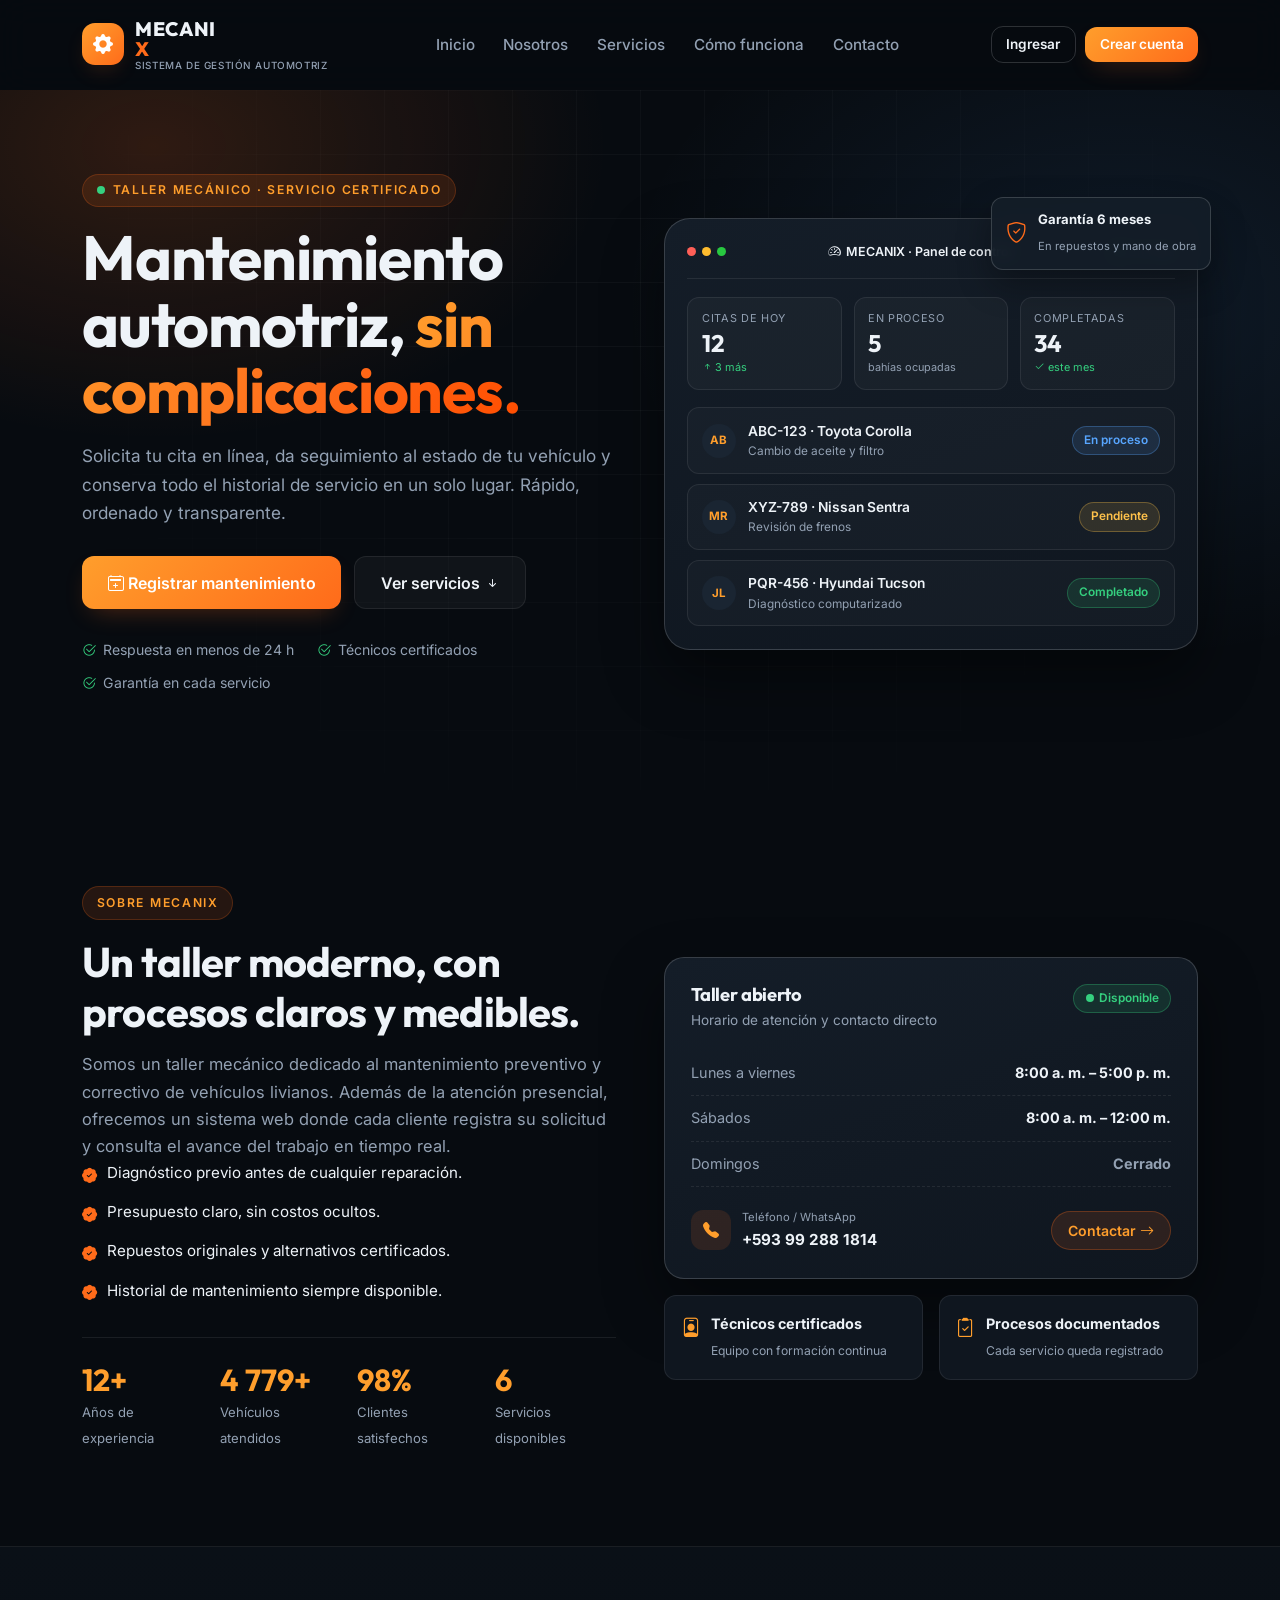
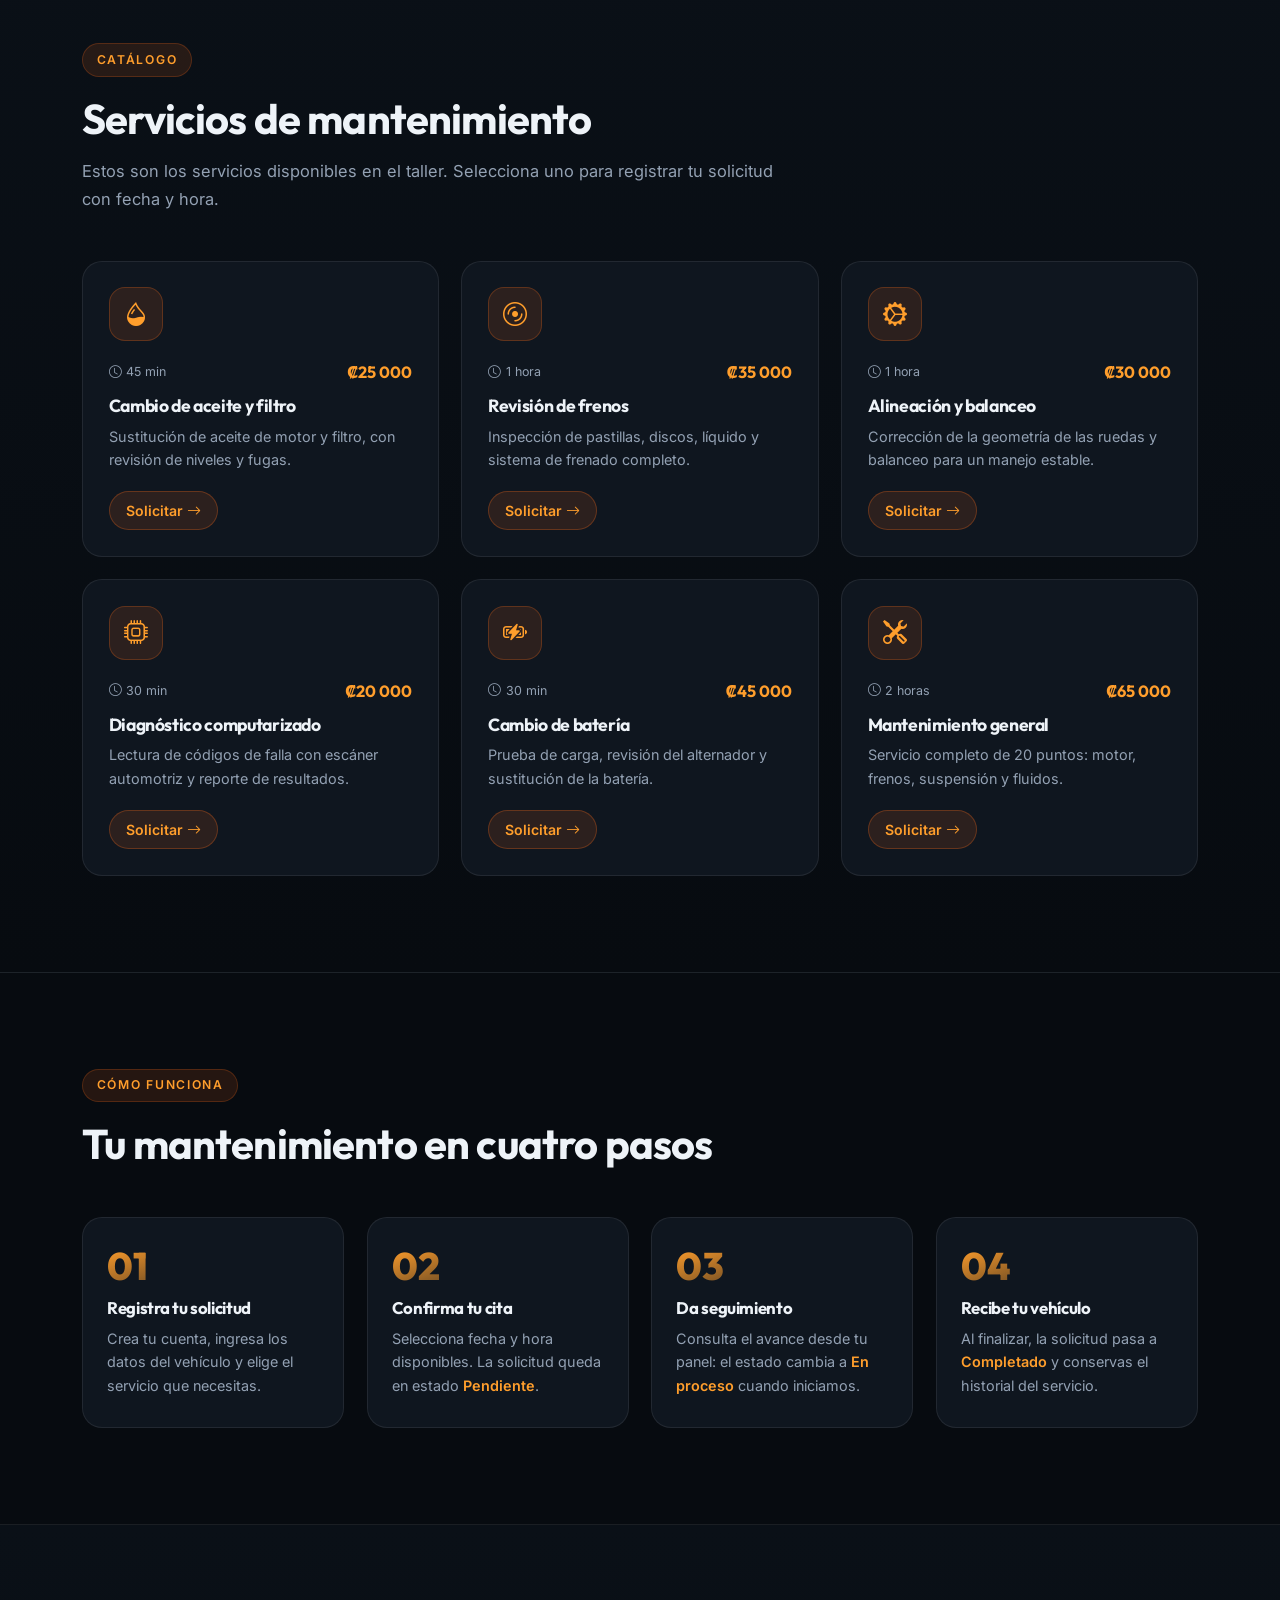
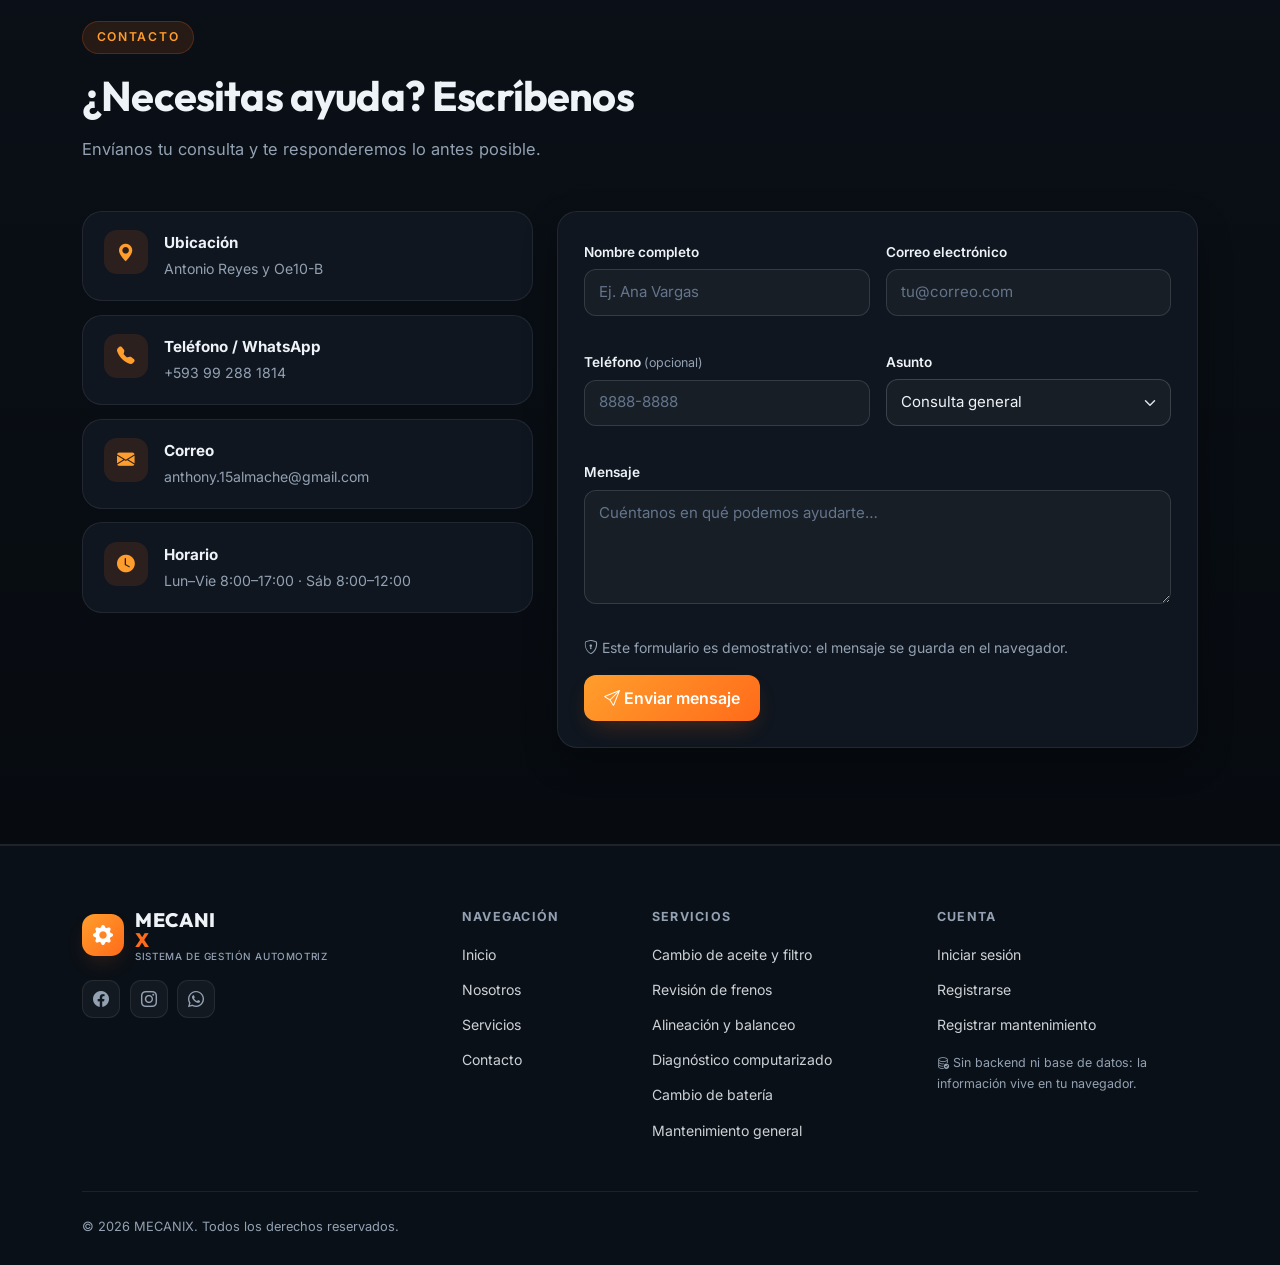
<file: index.html>
<!DOCTYPE html>
<html lang="es" data-bs-theme="dark">
<head>
  <meta charset="UTF-8">
  <meta name="viewport" content="width=device-width, initial-scale=1">
  <script>document.documentElement.classList.add('js');</script>
  <title>MECANIX | Sistema de Gestión Automotriz</title>
  <meta name="description" content="MECANIX - Sistema de gestión automotriz para taller mecánico. Solicita mantenimientos en línea y consulta el estado de tu vehículo.">
  <link rel="icon" type="image/svg+xml" href="img/favicon.svg">

  <link href="https://cdn.jsdelivr.net/npm/bootstrap@5.3.3/dist/css/bootstrap.min.css" rel="stylesheet">
  <link href="https://cdn.jsdelivr.net/npm/bootstrap-icons@1.11.3/font/bootstrap-icons.min.css" rel="stylesheet">
  <link rel="preconnect" href="https://fonts.googleapis.com">
  <link rel="preconnect" href="https://fonts.gstatic.com" crossorigin>
  <link href="https://fonts.googleapis.com/css2?family=Outfit:wght@400;500;600;700;800&family=Inter:wght@400;500;600;700&display=swap" rel="stylesheet">

  <link rel="stylesheet" href="css/styles.css">
</head>
<body>

  <noscript>
    <div class="noscript-alert">
      <i class="bi bi-exclamation-triangle-fill"></i>
    </div>
  </noscript>

  <!-- ============================================================
       ENCABEZADO / NAVEGACIÓN
  ============================================================ -->
  <header class="site-header" id="siteHeader">
    <nav class="navbar navbar-expand-lg">
      <div class="container">
        <a class="navbar-brand" href="#inicio">
          <span class="brand-mark"><i class="bi bi-gear-fill"></i></span>
          <span class="brand-text">MECANI<span>X</span>
            <small>Sistema de Gestión Automotriz</small>
          </span>
        </a>

        <button class="navbar-toggler" type="button" data-bs-toggle="collapse" data-bs-target="#navMain"
                aria-controls="navMain" aria-expanded="false" aria-label="Abrir menú de navegación">
          <i class="bi bi-list"></i>
        </button>

        <div class="collapse navbar-collapse" id="navMain">
          <ul class="navbar-nav mx-auto mb-2 mb-lg-0">
            <li class="nav-item"><a class="nav-link" href="#inicio">Inicio</a></li>
            <li class="nav-item"><a class="nav-link" href="#nosotros">Nosotros</a></li>
            <li class="nav-item"><a class="nav-link" href="#servicios">Servicios</a></li>
            <li class="nav-item"><a class="nav-link" href="#proceso">Cómo funciona</a></li>
            <li class="nav-item"><a class="nav-link" href="#contacto">Contacto</a></li>
          </ul>

          <div class="nav-auth" id="navAuth">
            <a href="login.html" class="btn btn-outline-light btn-sm">Ingresar</a>
            <a href="login.html#registro" class="btn btn-brand btn-sm">Crear cuenta</a>
          </div>
        </div>
      </div>
    </nav>
  </header>

  <main>
    <!-- ============================================================
         INICIO / HERO
    ============================================================ -->
    <section id="inicio" class="hero">
      <div class="container">
        <div class="row align-items-center g-5">
          <div class="col-lg-6">
            <span class="eyebrow"><span class="pulse-dot"></span> Taller mecánico · Servicio certificado</span>
            <h1>Mantenimiento automotriz, <span class="text-gradient">sin complicaciones.</span></h1>
            <p class="hero-lead">
              Solicita tu cita en línea, da seguimiento al estado de tu vehículo y conserva todo el
              historial de servicio en un solo lugar. Rápido, ordenado y transparente.
            </p>

            <div class="hero-actions">
              <button type="button" class="btn btn-brand btn-lg" data-action="nueva-solicitud">
                <i class="bi bi-calendar2-plus"></i> Registrar mantenimiento
              </button>
              <a href="#servicios" class="btn btn-ghost btn-lg">
                Ver servicios <i class="bi bi-arrow-down-short"></i>
              </a>
            </div>

            <ul class="hero-trust">
              <li><i class="bi bi-check2-circle"></i> Respuesta en menos de 24 h</li>
              <li><i class="bi bi-check2-circle"></i> Técnicos certificados</li>
              <li><i class="bi bi-check2-circle"></i> Garantía en cada servicio</li>
            </ul>
          </div>

          <div class="col-lg-6">
            <div class="hero-board reveal">
              <div class="board-top">
                <span class="board-dots"><i></i><i></i><i></i></span>
                <span class="board-title"><i class="bi bi-speedometer2"></i> MECANIX · Panel de control</span>
                <span class="board-live"><span class="pulse-dot"></span> En línea</span>
              </div>
              <div class="board-body">
                <div class="board-stats">
                  <div class="board-stat">
                    <small>Citas de hoy</small>
                    <strong>12</strong>
                    <span class="trend up"><i class="bi bi-arrow-up-short"></i> 3 más</span>
                  </div>
                  <div class="board-stat">
                    <small>En proceso</small>
                    <strong>5</strong>
                    <span class="trend">bahías ocupadas</span>
                  </div>
                  <div class="board-stat">
                    <small>Completadas</small>
                    <strong>34</strong>
                    <span class="trend up"><i class="bi bi-check2"></i> este mes</span>
                  </div>
                </div>

                <div class="board-list">
                  <div class="board-item">
                    <span class="mini-avatar">AB</span>
                    <div class="board-item-info">
                      <strong>ABC-123 · Toyota Corolla</strong>
                      <small>Cambio de aceite y filtro</small>
                    </div>
                    <span class="badge-estado proceso">En proceso</span>
                  </div>
                  <div class="board-item">
                    <span class="mini-avatar">MR</span>
                    <div class="board-item-info">
                      <strong>XYZ-789 · Nissan Sentra</strong>
                      <small>Revisión de frenos</small>
                    </div>
                    <span class="badge-estado pendiente">Pendiente</span>
                  </div>
                  <div class="board-item">
                    <span class="mini-avatar">JL</span>
                    <div class="board-item-info">
                      <strong>PQR-456 · Hyundai Tucson</strong>
                      <small>Diagnóstico computarizado</small>
                    </div>
                    <span class="badge-estado completado">Completado</span>
                  </div>
                </div>
              </div>

              <div class="float-card float-card--top">
                <i class="bi bi-shield-check"></i>
                <div><strong>Garantía 6 meses</strong><small>En repuestos y mano de obra</small></div>
              </div>
            </div>
          </div>
        </div>
      </div>
    </section>

    <!-- ============================================================
         NOSOTROS
    ============================================================ -->
    <section id="nosotros" class="section">
      <div class="container">
        <div class="row g-5 align-items-center">
          <div class="col-lg-6 reveal">
            <span class="eyebrow">Sobre MECANIX</span>
            <h2 class="section-title">Un taller moderno, con procesos claros y medibles.</h2>
            <p class="section-lead">
              Somos un taller mecánico dedicado al mantenimiento preventivo y correctivo de vehículos
              livianos. Además de la atención presencial, ofrecemos un sistema web donde cada cliente
              registra su solicitud y consulta el avance del trabajo en tiempo real.
            </p>

            <ul class="check-list">
              <li><i class="bi bi-patch-check-fill"></i> Diagnóstico previo antes de cualquier reparación.</li>
              <li><i class="bi bi-patch-check-fill"></i> Presupuesto claro, sin costos ocultos.</li>
              <li><i class="bi bi-patch-check-fill"></i> Repuestos originales y alternativos certificados.</li>
              <li><i class="bi bi-patch-check-fill"></i> Historial de mantenimiento siempre disponible.</li>
            </ul>

            <div class="about-stats">
              <div class="about-stat">
                <strong data-count="12" data-suffix="+">12+</strong>
                <span>Años de experiencia</span>
              </div>
              <div class="about-stat">
                <strong data-count="4800" data-suffix="+">4.800+</strong>
                <span>Vehículos atendidos</span>
              </div>
              <div class="about-stat">
                <strong data-count="98" data-suffix="%">98%</strong>
                <span>Clientes satisfechos</span>
              </div>
              <div class="about-stat">
                <strong data-count="6" data-suffix="">6</strong>
                <span>Servicios disponibles</span>
              </div>
            </div>
          </div>

          <div class="col-lg-6 reveal">
            <div class="shop-card">
              <div class="shop-card-head">
                <div>
                  <h3>Taller abierto</h3>
                  <p>Horario de atención y contacto directo</p>
                </div>
                <span class="badge-estado completado"><span class="pulse-dot"></span> Disponible</span>
              </div>
              <ul class="hours-list">
                <li><span>Lunes a viernes</span><strong>8:00 a. m. – 5:00 p. m.</strong></li>
                <li><span>Sábados</span><strong>8:00 a. m. – 12:00 m.</strong></li>
                <li><span>Domingos</span><strong class="muted">Cerrado</strong></li>
              </ul>
              <div class="shop-card-foot">
                <div class="shop-contact">
                  <i class="bi bi-telephone-fill"></i>
                  <div><small>Teléfono / WhatsApp</small><strong>+593 99 288 1814</strong></div>
                </div>
                <a href="#contacto" class="btn btn-service">Contactar <i class="bi bi-arrow-right"></i></a>
              </div>
            </div>

            <div class="mini-cards">
              <div class="mini-card">
                <i class="bi bi-person-badge"></i>
                <div><strong>Técnicos certificados</strong><small>Equipo con formación continua</small></div>
              </div>
              <div class="mini-card">
                <i class="bi bi-clipboard2-check"></i>
                <div><strong>Procesos documentados</strong><small>Cada servicio queda registrado</small></div>
              </div>
            </div>
          </div>
        </div>
      </div>
    </section>

    <!-- ============================================================
         SERVICIOS (catálogo generado por JavaScript)
    ============================================================ -->
    <section id="servicios" class="section section-alt">
      <div class="container">
        <div class="section-head reveal">
          <span class="eyebrow">Catálogo</span>
          <h2 class="section-title">Servicios de mantenimiento</h2>
          <p class="section-lead">
            Estos son los servicios disponibles en el taller. Selecciona uno para registrar tu solicitud
            con fecha y hora.
          </p>
        </div>
        <div class="services-grid" id="gridServicios">
          <article class="service-card reveal" data-servicio="aceite" data-precio="25000" data-duracion="45 min" data-icono="bi-droplet-half" style="--delay:0ms">
            <div class="service-icon"><i class="bi bi-droplet-half"></i></div>
            <div class="service-meta">
              <span class="service-duration"><i class="bi bi-clock"></i> 45 min</span>
              <span class="service-price">₡25&nbsp;000</span>
            </div>
            <h3>Cambio de aceite y filtro</h3>
            <p>Sustitución de aceite de motor y filtro, con revisión de niveles y fugas.</p>
            <button type="button" class="btn btn-service" data-action="solicitar-servicio" data-servicio="aceite">
              Solicitar <i class="bi bi-arrow-right"></i>
            </button>
          </article>

          <article class="service-card reveal" data-servicio="frenos" data-precio="35000" data-duracion="1 hora" data-icono="bi-disc" style="--delay:70ms">
            <div class="service-icon"><i class="bi bi-disc"></i></div>
            <div class="service-meta">
              <span class="service-duration"><i class="bi bi-clock"></i> 1 hora</span>
              <span class="service-price">₡35&nbsp;000</span>
            </div>
            <h3>Revisión de frenos</h3>
            <p>Inspección de pastillas, discos, líquido y sistema de frenado completo.</p>
            <button type="button" class="btn btn-service" data-action="solicitar-servicio" data-servicio="frenos">
              Solicitar <i class="bi bi-arrow-right"></i>
            </button>
          </article>

          <article class="service-card reveal" data-servicio="alineacion" data-precio="30000" data-duracion="1 hora" data-icono="bi-gear-wide-connected" style="--delay:140ms">
            <div class="service-icon"><i class="bi bi-gear-wide-connected"></i></div>
            <div class="service-meta">
              <span class="service-duration"><i class="bi bi-clock"></i> 1 hora</span>
              <span class="service-price">₡30&nbsp;000</span>
            </div>
            <h3>Alineación y balanceo</h3>
            <p>Corrección de la geometría de las ruedas y balanceo para un manejo estable.</p>
            <button type="button" class="btn btn-service" data-action="solicitar-servicio" data-servicio="alineacion">
              Solicitar <i class="bi bi-arrow-right"></i>
            </button>
          </article>

          <article class="service-card reveal" data-servicio="diagnostico" data-precio="20000" data-duracion="30 min" data-icono="bi-cpu" style="--delay:210ms">
            <div class="service-icon"><i class="bi bi-cpu"></i></div>
            <div class="service-meta">
              <span class="service-duration"><i class="bi bi-clock"></i> 30 min</span>
              <span class="service-price">₡20&nbsp;000</span>
            </div>
            <h3>Diagnóstico computarizado</h3>
            <p>Lectura de códigos de falla con escáner automotriz y reporte de resultados.</p>
            <button type="button" class="btn btn-service" data-action="solicitar-servicio" data-servicio="diagnostico">
              Solicitar <i class="bi bi-arrow-right"></i>
            </button>
          </article>

          <article class="service-card reveal" data-servicio="bateria" data-precio="45000" data-duracion="30 min" data-icono="bi-battery-charging" style="--delay:280ms">
            <div class="service-icon"><i class="bi bi-battery-charging"></i></div>
            <div class="service-meta">
              <span class="service-duration"><i class="bi bi-clock"></i> 30 min</span>
              <span class="service-price">₡45&nbsp;000</span>
            </div>
            <h3>Cambio de batería</h3>
            <p>Prueba de carga, revisión del alternador y sustitución de la batería.</p>
            <button type="button" class="btn btn-service" data-action="solicitar-servicio" data-servicio="bateria">
              Solicitar <i class="bi bi-arrow-right"></i>
            </button>
          </article>

          <article class="service-card reveal" data-servicio="general" data-precio="65000" data-duracion="2 horas" data-icono="bi-tools" style="--delay:350ms">
            <div class="service-icon"><i class="bi bi-tools"></i></div>
            <div class="service-meta">
              <span class="service-duration"><i class="bi bi-clock"></i> 2 horas</span>
              <span class="service-price">₡65&nbsp;000</span>
            </div>
            <h3>Mantenimiento general</h3>
            <p>Servicio completo de 20 puntos: motor, frenos, suspensión y fluidos.</p>
            <button type="button" class="btn btn-service" data-action="solicitar-servicio" data-servicio="general">
              Solicitar <i class="bi bi-arrow-right"></i>
            </button>
          </article>
        </div>
      </div>
    </section>

    <!-- ============================================================
         CÓMO FUNCIONA
    ============================================================ -->
    <section id="proceso" class="section">
      <div class="container">
        <div class="section-head reveal">
          <span class="eyebrow">Cómo funciona</span>
          <h2 class="section-title">Tu mantenimiento en cuatro pasos</h2>
        </div>
        <div class="process-grid">
          <article class="process-step reveal">
            <span class="process-num">01</span>
            <h3>Registra tu solicitud</h3>
            <p>Crea tu cuenta, ingresa los datos del vehículo y elige el servicio que necesitas.</p>
          </article>
          <article class="process-step reveal">
            <span class="process-num">02</span>
            <h3>Confirma tu cita</h3>
            <p>Selecciona fecha y hora disponibles. La solicitud queda en estado <em>Pendiente</em>.</p>
          </article>
          <article class="process-step reveal">
            <span class="process-num">03</span>
            <h3>Da seguimiento</h3>
            <p>Consulta el avance desde tu panel: el estado cambia a <em>En proceso</em> cuando iniciamos.</p>
          </article>
          <article class="process-step reveal">
            <span class="process-num">04</span>
            <h3>Recibe tu vehículo</h3>
            <p>Al finalizar, la solicitud pasa a <em>Completado</em> y conservas el historial del servicio.</p>
          </article>
        </div>
      </div>
    </section>

    <!-- ============================================================
         PANEL DE USUARIO (cliente / administrador)
    ============================================================ -->
    <section id="panel" class="panel-section d-none" aria-labelledby="panelTitulo">
      <div class="container">
        <div class="panel-head reveal">
          <div>
            <span class="eyebrow"><i class="bi bi-speedometer2"></i> <span id="panelRol">Panel</span></span>
            <h2 id="panelTitulo">Hola, <span id="panelNombre">usuario</span></h2>
            <p id="panelSubtitulo">Gestiona tus solicitudes de mantenimiento.</p>
          </div>
          <div class="panel-actions">
            <button type="button" class="btn btn-brand" data-action="nueva-solicitud">
              <i class="bi bi-plus-lg"></i> Nueva solicitud
            </button>
            <button type="button" class="btn btn-outline-light" data-action="logout">
              <i class="bi bi-box-arrow-right"></i> Cerrar sesión
            </button>
          </div>
        </div>

        <div id="vistaCliente" class="d-none">
          <div class="stats-grid" id="statsCliente"></div>

          <div class="row g-4 mt-1">
            <div class="col-lg-4">
              <div class="card-panel profile-card reveal">
                <div class="avatar" id="perfilAvatar">--</div>
                <h3 id="perfilNombre">Cliente</h3>
                <span class="role-badge"><i class="bi bi-person-fill"></i> Cliente</span>

                <ul class="profile-list">
                  <li><i class="bi bi-envelope"></i><span id="perfilEmail">—</span></li>
                  <li><i class="bi bi-telephone"></i><span id="perfilTelefono">—</span></li>
                  <li><i class="bi bi-calendar3"></i><span>Miembro desde <span id="perfilDesde">—</span></span></li>
                </ul>

                <div class="next-appointment" id="proximaCita"></div>

                <button type="button" class="btn btn-outline-light w-100 mt-3" data-action="editar-perfil">
                  <i class="bi bi-pencil-square"></i> Editar perfil
                </button>
                <p class="mini-note">
                  <i class="bi bi-info-circle"></i> Los datos se guardan en este navegador mediante
                  <code>localStorage</code>.
                </p>
              </div>
            </div>

            <div class="col-lg-8">
              <div class="card-panel reveal">
                <div class="card-panel-head">
                  <div>
                    <h3>Mis solicitudes</h3>
                    <p>Solo se muestran las solicitudes asociadas a tu cuenta.</p>
                  </div>
                  <div class="chip-group" id="filtrosCliente">
                    <button type="button" class="chip is-active" data-action="filtrar-cliente" data-filtro="Todas">Todas</button>
                    <button type="button" class="chip" data-action="filtrar-cliente" data-filtro="Pendiente">Pendientes</button>
                    <button type="button" class="chip" data-action="filtrar-cliente" data-filtro="En proceso">En proceso</button>
                    <button type="button" class="chip" data-action="filtrar-cliente" data-filtro="Completado">Completadas</button>
                    <button type="button" class="chip" data-action="filtrar-cliente" data-filtro="Cancelado">Canceladas</button>
                  </div>
                </div>
                <div id="tablaCliente"></div>
              </div>
            </div>
          </div>
        </div>

        <div id="vistaAdmin" class="d-none">
          <div class="stats-grid" id="statsAdmin"></div>

          <div class="card-panel mt-4 reveal">
            <div class="card-panel-head">
              <div>
                <h3>Todas las solicitudes <span class="count-badge" id="adminCount">0</span></h3>
                <p>Ordenadas de la más reciente a la más antigua.</p>
              </div>
              <div class="d-flex gap-2 flex-wrap">
                <button type="button" class="btn btn-outline-light btn-sm" data-action="exportar-csv">
                  <i class="bi bi-filetype-csv"></i> Exportar CSV
                </button>
                <button type="button" class="btn btn-brand btn-sm" data-action="nueva-solicitud">
                  <i class="bi bi-plus-lg"></i> Nueva solicitud
                </button>
              </div>
            </div>

            <div class="admin-toolbar">
              <div class="search-box">
                <i class="bi bi-search"></i>
                <input type="search" class="form-control" id="adminBuscar"
                       placeholder="Buscar por código, cliente, placa, marca o modelo…" aria-label="Buscar solicitudes">
              </div>
              <select class="form-select" id="adminEstado" aria-label="Filtrar por estado">
                <option value="">Todos los estados</option>
                <option>Pendiente</option>
                <option>En proceso</option>
                <option>Completado</option>
                <option>Cancelado</option>
              </select>
              <select class="form-select" id="adminServicio" aria-label="Filtrar por servicio">
                <option value="">Todos los servicios</option>
              </select>
              <button type="button" class="btn btn-outline-light" data-action="limpiar-filtros-admin">
                <i class="bi bi-eraser"></i> Limpiar
              </button>
            </div>

            <div id="tablaAdmin"></div>
          </div>
        </div>

        <div id="avisoSinSesion" class="empty-state d-none">
          <i class="bi bi-lock"></i>
          <h3>Necesitas iniciar sesión</h3>
          <p>Inicia sesión para registrar mantenimientos y consultar tus solicitudes.</p>
          <a href="login.html" class="btn btn-brand">Iniciar sesión</a>
        </div>
      </div>
    </section>

    <!-- ============================================================
         CONTACTO
    ============================================================ -->
    <section id="contacto" class="section section-alt">
      <div class="container">
        <div class="section-head reveal">
          <span class="eyebrow">Contacto</span>
          <h2 class="section-title">¿Necesitas ayuda? Escríbenos</h2>
          <p class="section-lead">Envíanos tu consulta y te responderemos lo antes posible.</p>
        </div>

        <div class="row g-4">
          <div class="col-lg-5 reveal">
            <div class="contact-cards">
              <div class="contact-card">
                <i class="bi bi-geo-alt-fill"></i>
                <div><strong>Ubicación</strong><span>Antonio Reyes y Oe10-B</span></div>
              </div>
              <div class="contact-card">
                <i class="bi bi-telephone-fill"></i>
                <div><strong>Teléfono / WhatsApp</strong><span>+593 99 288 1814</span></div>
              </div>
              <div class="contact-card">
                <i class="bi bi-envelope-fill"></i>
                <div><strong>Correo</strong><span>anthony.15almache@gmail.com</span></div>
              </div>
              <div class="contact-card">
                <i class="bi bi-clock-fill"></i>
                <div><strong>Horario</strong><span>Lun–Vie 8:00–17:00 · Sáb 8:00–12:00</span></div>
              </div>
            </div>
          </div>

          <div class="col-lg-7 reveal">
            <div class="card-panel">
              <form id="formContacto" novalidate>
                <div class="row g-3">
                  <div class="col-md-6">
                    <div class="form-field">
                      <label class="form-label" for="contactoNombre">Nombre completo</label>
                      <input type="text" class="form-control" id="contactoNombre" placeholder="Ej. Ana Vargas" required>
                      <div class="invalid-feedback"></div>
                    </div>
                  </div>
                  <div class="col-md-6">
                    <div class="form-field">
                      <label class="form-label" for="contactoEmail">Correo electrónico</label>
                      <input type="email" class="form-control" id="contactoEmail" placeholder="tu@correo.com" required>
                      <div class="invalid-feedback"></div>
                    </div>
                  </div>
                  <div class="col-md-6">
                    <div class="form-field">
                      <label class="form-label" for="contactoTelefono">Teléfono <span class="optional">(opcional)</span></label>
                      <input type="tel" class="form-control" id="contactoTelefono" placeholder="8888-8888">
                      <div class="invalid-feedback"></div>
                    </div>
                  </div>
                  <div class="col-md-6">
                    <div class="form-field">
                      <label class="form-label" for="contactoAsunto">Asunto</label>
                      <select class="form-select" id="contactoAsunto">
                        <option>Consulta general</option>
                        <option>Presupuesto de servicio</option>
                        <option>Estado de mi vehículo</option>
                        <option>Otro</option>
                      </select>
                    </div>
                  </div>
                  <div class="col-12">
                    <div class="form-field">
                      <label class="form-label" for="contactoMensaje">Mensaje</label>
                      <textarea class="form-control" id="contactoMensaje" rows="4"
                                placeholder="Cuéntanos en qué podemos ayudarte…" required></textarea>
                      <div class="invalid-feedback"></div>
                    </div>
                  </div>
                  <div class="col-12 d-flex flex-wrap gap-3 align-items-center justify-content-between">
                    <small class="muted"><i class="bi bi-shield-lock"></i> Este formulario es demostrativo: el mensaje se guarda en el navegador.</small>
                    <button type="submit" class="btn btn-brand">
                      <i class="bi bi-send"></i> Enviar mensaje
                    </button>
                  </div>
                </div>
              </form>
            </div>
          </div>
        </div>
      </div>
    </section>
  </main>

  <!-- ============================================================
       PIE DE PÁGINA
  ============================================================ -->
  <footer class="site-footer">
    <div class="container">
      <div class="row g-4">
        <div class="col-lg-4">
          <a class="navbar-brand" href="#inicio">
            <span class="brand-mark"><i class="bi bi-gear-fill"></i></span>
            <span class="brand-text">MECANI<span>X</span><small>Sistema de Gestión Automotriz</small></span>
          </a>
          <div class="social-row">
            <a href="https://www.facebook.com/share/1L6f9WrbRM/" target="_blank" rel="noopener" aria-label="Facebook"><i class="bi bi-facebook"></i></a>
            <a href="https://www.instagram.com/anthony_almache?exln=M2R3cm13ODQwNXJ5" target="_blank" rel="noopener" aria-label="Instagram"><i class="bi bi-instagram"></i></a>
            <a href="https://wa.me/593992881814" target="_blank" rel="noopener" aria-label="WhatsApp"><i class="bi bi-whatsapp"></i></a>
          </div>
        </div>

        <div class="col-6 col-lg-2">
          <h3>Navegación</h3>
          <ul class="footer-links">
            <li><a href="#inicio">Inicio</a></li>
            <li><a href="#nosotros">Nosotros</a></li>
            <li><a href="#servicios">Servicios</a></li>
            <li><a href="#contacto">Contacto</a></li>
          </ul>
        </div>

        <div class="col-6 col-lg-3">
          <h3>Servicios</h3>
          <ul class="footer-links">
            <li><a href="#servicios" data-action="solicitar-servicio" data-servicio="aceite">Cambio de aceite y filtro</a></li>
            <li><a href="#servicios" data-action="solicitar-servicio" data-servicio="frenos">Revisión de frenos</a></li>
            <li><a href="#servicios" data-action="solicitar-servicio" data-servicio="alineacion">Alineación y balanceo</a></li>
            <li><a href="#servicios" data-action="solicitar-servicio" data-servicio="diagnostico">Diagnóstico computarizado</a></li>
            <li><a href="#servicios" data-action="solicitar-servicio" data-servicio="bateria">Cambio de batería</a></li>
            <li><a href="#servicios" data-action="solicitar-servicio" data-servicio="general">Mantenimiento general</a></li>
          </ul>
        </div>

        <div class="col-lg-3">
          <h3>Cuenta</h3>
          <ul class="footer-links">
            <li><a href="login.html">Iniciar sesión</a></li>
            <li><a href="login.html#registro">Registrarse</a></li>
            <li><a href="#panel" data-action="nueva-solicitud">Registrar mantenimiento</a></li>
          </ul>
          <p class="footer-note"><i class="bi bi-database-check"></i> Sin backend ni base de datos: la información vive en tu navegador.</p>
        </div>
      </div>

      <div class="footer-bottom">
        <span>© <span id="year">2026</span> MECANIX. Todos los derechos reservados.</span>
      </div>
    </div>
  </footer>

  <!-- ============================================================
       MODALES
  ============================================================ -->

  <!-- Modal: crear / editar solicitud -->
  <div class="modal fade" id="modalSolicitud" tabindex="-1" aria-labelledby="modalSolicitudTitulo" aria-hidden="true">
    <div class="modal-dialog modal-lg modal-dialog-centered modal-dialog-scrollable">
      <div class="modal-content">
        <form id="formSolicitud" novalidate>
          <div class="modal-header">
            <div>
              <span class="eyebrow" id="modalSolicitudEyebrow">Registro de mantenimiento</span>
              <h3 class="modal-title" id="modalSolicitudTitulo">Nueva solicitud</h3>
            </div>
            <button type="button" class="btn-close" data-bs-dismiss="modal" aria-label="Cerrar"></button>
          </div>

          <div class="modal-body">
            <input type="hidden" id="solicitudId">

            <div class="form-field d-none" id="grupoCliente">
              <label class="form-label" for="solicitudCliente">Cliente</label>
              <select class="form-select" id="solicitudCliente"></select>
              <div class="invalid-feedback"></div>
              <div class="form-text" id="clienteInfo">Selecciona el cliente al que pertenece la solicitud.</div>
            </div>

            <h4 class="form-section-title"><i class="bi bi-car-front-fill"></i> Datos del vehículo</h4>
            <div class="row g-3">
              <div class="col-md-4">
                <div class="form-field">
                  <label class="form-label" for="solicitudPlaca">Placa</label>
                  <input type="text" class="form-control text-uppercase" id="solicitudPlaca"
                         placeholder="ABC-123" maxlength="8" required>
                  <div class="invalid-feedback"></div>
                </div>
              </div>
              <div class="col-md-4">
                <div class="form-field">
                  <label class="form-label" for="solicitudMarca">Marca</label>
                  <input type="text" class="form-control" id="solicitudMarca" list="listaMarcas"
                         placeholder="Toyota" required>
                  <datalist id="listaMarcas">
                    <option value="Toyota"></option><option value="Nissan"></option>
                    <option value="Hyundai"></option><option value="Honda"></option>
                    <option value="Suzuki"></option><option value="Mitsubishi"></option>
                    <option value="Ford"></option><option value="Chevrolet"></option>
                    <option value="Kia"></option><option value="Mazda"></option>
                    <option value="Volkswagen"></option><option value="Isuzu"></option>
                    <option value="BMW"></option><option value="Mercedes-Benz"></option>
                  </datalist>
                  <div class="invalid-feedback"></div>
                </div>
              </div>
              <div class="col-md-4">
                <div class="form-field">
                  <label class="form-label" for="solicitudModelo">Modelo</label>
                  <input type="text" class="form-control" id="solicitudModelo" placeholder="Corolla" required>
                  <div class="invalid-feedback"></div>
                </div>
              </div>
              <div class="col-md-6">
                <div class="form-field">
                  <label class="form-label" for="solicitudAnio">Año</label>
                  <input type="number" class="form-control" id="solicitudAnio" min="1950" placeholder="2019" required>
                  <div class="invalid-feedback"></div>
                </div>
              </div>
              <div class="col-md-6">
                <div class="form-field">
                  <label class="form-label" for="solicitudKilometraje">Kilometraje</label>
                  <div class="input-suffix">
                    <input type="number" class="form-control" id="solicitudKilometraje" min="0" placeholder="85000" required>
                    <span>km</span>
                  </div>
                  <div class="invalid-feedback"></div>
                </div>
              </div>
            </div>

            <h4 class="form-section-title"><i class="bi bi-wrench-adjustable"></i> Servicio y cita</h4>
            <div class="row g-3">
              <div class="col-md-6">
                <div class="form-field">
                  <label class="form-label" for="solicitudServicio">Servicio</label>
                  <select class="form-select" id="solicitudServicio" required></select>
                  <div class="invalid-feedback"></div>
                </div>
              </div>
              <div class="col-md-6 d-none" id="grupoEstado">
                <div class="form-field">
                  <label class="form-label" for="solicitudEstado">Estado</label>
                  <select class="form-select" id="solicitudEstado"></select>
                  <div class="invalid-feedback"></div>
                </div>
              </div>
              <div class="col-md-6">
                <div class="form-field">
                  <label class="form-label" for="solicitudFecha">Fecha</label>
                  <input type="date" class="form-control" id="solicitudFecha" required>
                  <div class="invalid-feedback"></div>
                </div>
              </div>
              <div class="col-md-6">
                <div class="form-field">
                  <label class="form-label" for="solicitudHora">Hora</label>
                  <input type="time" class="form-control" id="solicitudHora" min="08:00" max="17:00" step="1800" required>
                  <div class="invalid-feedback"></div>
                  <div class="form-text">Horario de atención: 8:00 a. m. a 5:00 p. m.</div>
                </div>
              </div>
              <div class="col-12">
                <div class="form-field">
                  <label class="form-label" for="solicitudNotas">Notas <span class="optional">(opcional)</span></label>
                  <textarea class="form-control" id="solicitudNotas" rows="3" maxlength="300"
                            placeholder="Describe algún detalle, ruido o falla que hayas notado…"></textarea>
                  <div class="invalid-feedback"></div>
                </div>
              </div>
            </div>
          </div>

          <div class="modal-footer">
            <button type="button" class="btn btn-outline-light" data-bs-dismiss="modal">Cancelar</button>
            <button type="submit" class="btn btn-brand">
              <i class="bi bi-check2-circle"></i> Guardar solicitud
            </button>
          </div>
        </form>
      </div>
    </div>
  </div>

  <div class="modal fade" id="modalDetalle" tabindex="-1" aria-labelledby="modalDetalleTitulo" aria-hidden="true">
    <div class="modal-dialog modal-lg modal-dialog-centered modal-dialog-scrollable">
      <div class="modal-content">
        <div class="modal-header">
          <div>
            <span class="eyebrow">Detalle de la solicitud</span>
            <h3 class="modal-title" id="modalDetalleTitulo">Solicitud</h3>
          </div>
          <button type="button" class="btn-close" data-bs-dismiss="modal" aria-label="Cerrar"></button>
        </div>
        <div class="modal-body" id="detalleContenido"></div>
        <div class="modal-footer">
          <button type="button" class="btn btn-outline-light" data-bs-dismiss="modal">Cerrar</button>
          <button type="button" class="btn btn-brand d-none" id="detalleEditar">
            <i class="bi bi-pencil"></i> Editar solicitud
          </button>
        </div>
      </div>
    </div>
  </div>

  <div class="modal fade" id="modalEliminar" tabindex="-1" aria-labelledby="modalEliminarTitulo" aria-hidden="true">
    <div class="modal-dialog modal-dialog-centered modal-sm">
      <div class="modal-content">
        <div class="modal-body text-center confirm-body">
          <div class="confirm-icon"><i class="bi bi-exclamation-triangle-fill"></i></div>
          <h3 id="modalEliminarTitulo">¿Eliminar solicitud?</h3>
          <p>Se eliminará la solicitud <strong id="eliminarCodigo">—</strong> de
            <strong id="eliminarCliente">—</strong>. Esta acción no se puede deshacer.</p>
          <div class="d-flex gap-2 justify-content-center">
            <button type="button" class="btn btn-outline-light" data-bs-dismiss="modal">Cancelar</button>
            <button type="button" class="btn btn-danger" id="btnConfirmarEliminar">
              <i class="bi bi-trash3"></i> Sí, eliminar
            </button>
          </div>
        </div>
      </div>
    </div>
  </div>

  <div class="modal fade" id="modalPerfil" tabindex="-1" aria-labelledby="modalPerfilTitulo" aria-hidden="true">
    <div class="modal-dialog modal-dialog-centered">
      <div class="modal-content">
        <form id="formPerfil" novalidate>
          <div class="modal-header">
            <div>
              <span class="eyebrow">Cuenta</span>
              <h3 class="modal-title" id="modalPerfilTitulo">Editar perfil</h3>
            </div>
            <button type="button" class="btn-close" data-bs-dismiss="modal" aria-label="Cerrar"></button>
          </div>
          <div class="modal-body">
            <div class="row g-3">
              <div class="col-md-6">
                <div class="form-field">
                  <label class="form-label" for="perfilInputNombre">Nombre</label>
                  <input type="text" class="form-control" id="perfilInputNombre" required>
                  <div class="invalid-feedback"></div>
                </div>
              </div>
              <div class="col-md-6">
                <div class="form-field">
                  <label class="form-label" for="perfilInputApellido">Apellido</label>
                  <input type="text" class="form-control" id="perfilInputApellido" required>
                  <div class="invalid-feedback"></div>
                </div>
              </div>
              <div class="col-md-6">
                <div class="form-field">
                  <label class="form-label" for="perfilInputTelefono">Teléfono</label>
                  <input type="tel" class="form-control" id="perfilInputTelefono" required>
                  <div class="invalid-feedback"></div>
                </div>
              </div>
              <div class="col-md-6">
                <div class="form-field">
                  <label class="form-label" for="perfilInputEmail">Correo electrónico</label>
                  <input type="email" class="form-control" id="perfilInputEmail" disabled>
                  <div class="form-text">El correo identifica tu cuenta y no puede modificarse.</div>
                </div>
              </div>
            </div>
          </div>
          <div class="modal-footer">
            <button type="button" class="btn btn-outline-light" data-bs-dismiss="modal">Cancelar</button>
            <button type="submit" class="btn btn-brand"><i class="bi bi-save"></i> Guardar cambios</button>
          </div>
        </form>
      </div>
    </div>
  </div>

  <div class="toast-container position-fixed bottom-0 end-0 p-3" id="toastContainer"></div>

  <script src="https://cdn.jsdelivr.net/npm/bootstrap@5.3.3/dist/js/bootstrap.bundle.min.js"></script>
  <script src="js/script.js"></script>
</body>
</html>
</file>
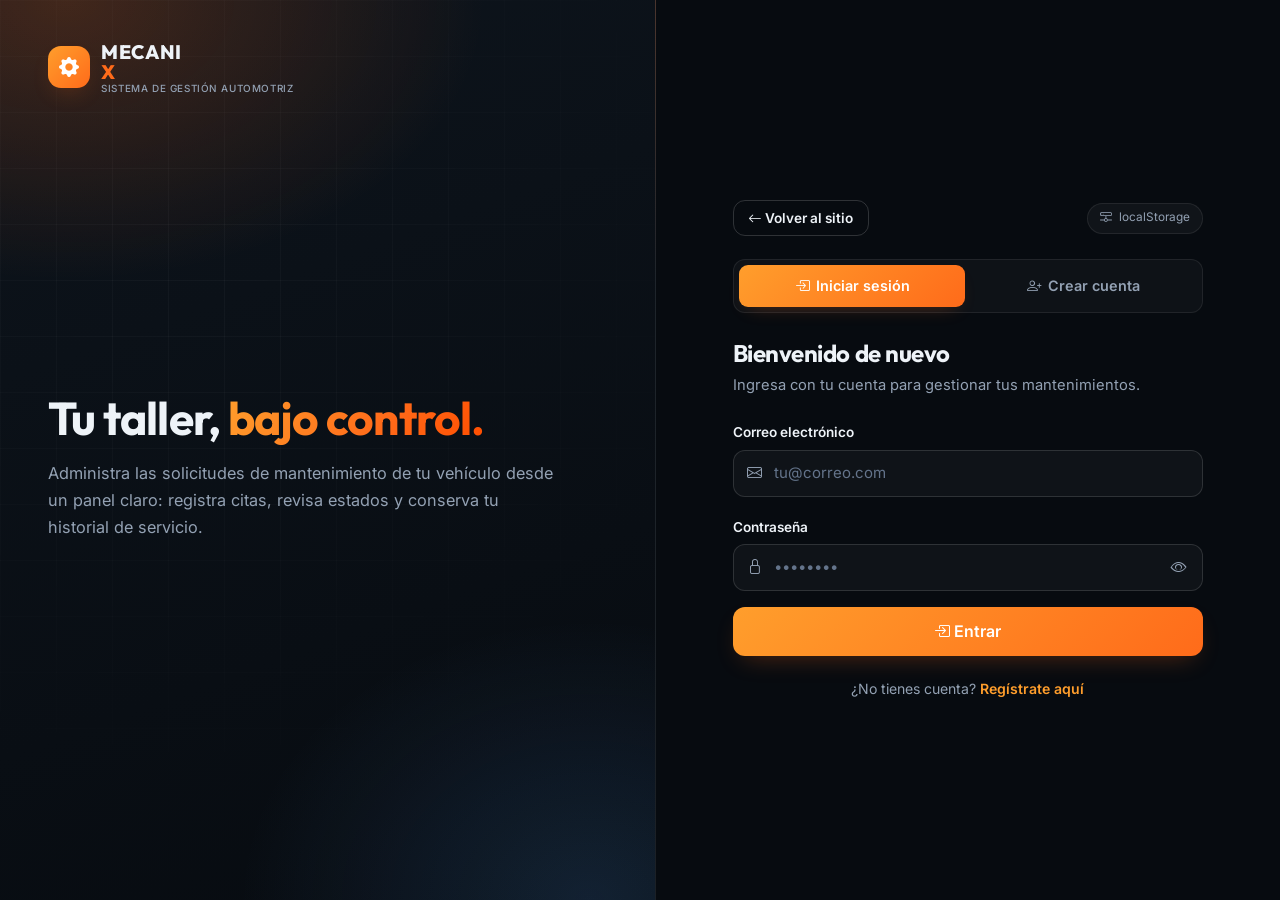
<file: login.html>
<!DOCTYPE html>
<html lang="es" data-bs-theme="dark">
<head>
  <meta charset="UTF-8">
  <meta name="viewport" content="width=device-width, initial-scale=1">
  <script>document.documentElement.classList.add('js');</script>
  <title>Acceso | MECANIX</title>
  <meta name="description" content="Inicia sesión o crea tu cuenta en MECANIX para registrar y consultar tus mantenimientos automotrices.">
  <link rel="icon" type="image/svg+xml" href="img/favicon.svg">

  <link href="https://cdn.jsdelivr.net/npm/bootstrap@5.3.3/dist/css/bootstrap.min.css" rel="stylesheet">
  <link href="https://cdn.jsdelivr.net/npm/bootstrap-icons@1.11.3/font/bootstrap-icons.min.css" rel="stylesheet">
  <link rel="preconnect" href="https://fonts.googleapis.com">
  <link rel="preconnect" href="https://fonts.gstatic.com" crossorigin>
  <link href="https://fonts.googleapis.com/css2?family=Outfit:wght@400;500;600;700;800&family=Inter:wght@400;500;600;700&display=swap" rel="stylesheet">

  <link rel="stylesheet" href="css/styles.css">
</head>
<body class="auth-body">

  <div class="auth-shell">
    <aside class="auth-visual">
      <a class="navbar-brand" href="index.html">
        <span class="brand-mark"><i class="bi bi-gear-fill"></i></span>
        <span class="brand-text">MECANI<span>X</span><small>Sistema de Gestión Automotriz</small></span>
      </a>

      <div class="auth-visual-content">
        <h1>Tu taller, <span class="text-gradient">bajo control.</span></h1>
        <p>
          Administra las solicitudes de mantenimiento de tu vehículo desde un panel claro:
          registra citas, revisa estados y conserva tu historial de servicio.
        </p>
      </div>

    </aside>

    <main class="auth-main">
      <div class="auth-card">
        <div class="auth-card-top">
          <a href="index.html" class="btn btn-outline-light btn-sm">
            <i class="bi bi-arrow-left"></i> Volver al sitio
          </a>
          <span class="badge-demo"><i class="bi bi-hdd-network"></i> localStorage</span>
        </div>

        <div class="session-notice d-none" id="authSessionNotice">
          <i class="bi bi-person-check-fill"></i>
          <div>
            <strong>Ya tienes una sesión activa</strong>
            <span>Entraste como <span id="sesionNombre">—</span>.</span>
          </div>
          <div class="session-notice-actions">
            <a href="index.html#panel" class="btn btn-brand btn-sm">Ir a mi panel</a>
            <button type="button" class="btn btn-outline-light btn-sm" data-action="logout">Cerrar sesión</button>
          </div>
        </div>

        <ul class="nav nav-pills auth-tabs" id="authTabs" role="tablist">
          <li class="nav-item" role="presentation">
            <button class="nav-link active" id="tabLoginBtn" data-bs-toggle="pill" data-bs-target="#paneLogin"
                    type="button" role="tab" aria-controls="paneLogin" aria-selected="true">
              <i class="bi bi-box-arrow-in-right"></i> Iniciar sesión
            </button>
          </li>
          <li class="nav-item" role="presentation">
            <button class="nav-link" id="tabRegistroBtn" data-bs-toggle="pill" data-bs-target="#paneRegistro"
                    type="button" role="tab" aria-controls="paneRegistro" aria-selected="false">
              <i class="bi bi-person-plus"></i> Crear cuenta
            </button>
          </li>
        </ul>

        <div class="tab-content">
          <div class="tab-pane fade show active" id="paneLogin" role="tabpanel" aria-labelledby="tabLoginBtn" tabindex="0">
            <div class="auth-heading">
              <h2>Bienvenido de nuevo</h2>
              <p>Ingresa con tu cuenta para gestionar tus mantenimientos.</p>
            </div>

            <div class="alert alert-danger d-none" id="loginAlert" role="alert"></div>

            <form id="formLogin" novalidate>
              <div class="form-field">
                <label class="form-label" for="loginEmail">Correo electrónico</label>
                <div class="input-icon">
                  <i class="bi bi-envelope"></i>
                  <input type="email" class="form-control" id="loginEmail" autocomplete="email"
                         placeholder="tu@correo.com" required>
                </div>
                <div class="invalid-feedback"></div>
              </div>

              <div class="form-field">
                <label class="form-label" for="loginPassword">Contraseña</label>
                <div class="input-icon input-icon--action">
                  <i class="bi bi-lock"></i>
                  <input type="password" class="form-control" id="loginPassword" autocomplete="current-password"
                         placeholder="••••••••" required>
                  <button type="button" class="reveal-btn" data-toggle-password="#loginPassword"
                          aria-label="Mostrar u ocultar contraseña">
                    <i class="bi bi-eye"></i>
                  </button>
                </div>
                <div class="invalid-feedback"></div>
              </div>

              <button type="submit" class="btn btn-brand w-100 btn-lg">
                <i class="bi bi-box-arrow-in-right"></i> Entrar
              </button>
            </form>

            <p class="auth-switch">
              ¿No tienes cuenta? <button type="button" class="link-btn" data-ir-tab="#paneRegistro">Regístrate aquí</button>
            </p>
          </div>

          <div class="tab-pane fade" id="paneRegistro" role="tabpanel" aria-labelledby="tabRegistroBtn" tabindex="0">
            <div class="auth-heading">
              <h2>Crea tu cuenta</h2>
              <p>Regístrate como cliente para solicitar mantenimientos.</p>
            </div>

            <form id="formRegistro" novalidate>
              <div class="row g-3">
                <div class="col-sm-6">
                  <div class="form-field">
                    <label class="form-label" for="regNombre">Nombre</label>
                    <input type="text" class="form-control" id="regNombre" placeholder="Ana" required>
                    <div class="invalid-feedback"></div>
                  </div>
                </div>
                <div class="col-sm-6">
                  <div class="form-field">
                    <label class="form-label" for="regApellido">Apellido</label>
                    <input type="text" class="form-control" id="regApellido" placeholder="Vargas" required>
                    <div class="invalid-feedback"></div>
                  </div>
                </div>
                <div class="col-12">
                  <div class="form-field">
                    <label class="form-label" for="regEmail">Correo electrónico</label>
                    <input type="email" class="form-control" id="regEmail" placeholder="tu@correo.com" required>
                    <div class="invalid-feedback"></div>
                  </div>
                </div>
                <div class="col-12">
                  <div class="form-field">
                    <label class="form-label" for="regTelefono">Teléfono</label>
                    <input type="tel" class="form-control" id="regTelefono" placeholder="8888-8888" required>
                    <div class="invalid-feedback"></div>
                  </div>
                </div>
                <div class="col-sm-6">
                  <div class="form-field">
                    <label class="form-label" for="regPassword">Contraseña</label>
                    <div class="input-icon input-icon--action">
                      <i class="bi bi-lock"></i>
                      <input type="password" class="form-control" id="regPassword" autocomplete="new-password"
                             placeholder="••••••••" required>
                      <button type="button" class="reveal-btn" data-toggle-password="#regPassword"
                              aria-label="Mostrar u ocultar contraseña">
                        <i class="bi bi-eye"></i>
                      </button>
                    </div>
                    <div class="invalid-feedback"></div>
                  </div>
                </div>
                <div class="col-sm-6">
                  <div class="form-field">
                    <label class="form-label" for="regPassword2">Confirmar contraseña</label>
                    <input type="password" class="form-control" id="regPassword2" autocomplete="new-password"
                           placeholder="••••••••" required>
                    <div class="invalid-feedback"></div>
                  </div>
                </div>
                <div class="col-12">
                  <ul class="pw-requirements" id="pwRequisitos">
                    <li data-req="length"><i class="bi bi-circle"></i> Mínimo 8 caracteres</li>
                    <li data-req="letter"><i class="bi bi-circle"></i> Al menos una letra</li>
                    <li data-req="number"><i class="bi bi-circle"></i> Al menos un número</li>
                  </ul>
                </div>
                <div class="col-12">
                  <div class="form-field">
                    <div class="form-check">
                      <input class="form-check-input" type="checkbox" id="regTerminos">
                      <label class="form-check-label" for="regTerminos">
                        Acepto el uso de mis datos para gestionar las solicitudes de mantenimiento.
                      </label>
                    </div>
                    <div class="invalid-feedback"></div>
                  </div>
                </div>
              </div>

              <button type="submit" class="btn btn-brand w-100 btn-lg mt-3">
                <i class="bi bi-person-plus"></i> Crear mi cuenta
              </button>
            </form>

            <p class="auth-switch">
              ¿Ya tienes cuenta? <button type="button" class="link-btn" data-ir-tab="#paneLogin">Inicia sesión</button>
            </p>
          </div>
        </div>
      </div>
    </main>
  </div>

  <div class="toast-container position-fixed bottom-0 end-0 p-3" id="toastContainer"></div>

  <script src="https://cdn.jsdelivr.net/npm/bootstrap@5.3.3/dist/js/bootstrap.bundle.min.js"></script>
  <script src="js/script.js"></script>
</body>
</html>
</file>
<file: css/styles.css>
/* ------------------------------------------------------------
   1. Variables y base
------------------------------------------------------------ */
:root {
  --brand: #ff6b1a;
  --brand-2: #ff9e2c;
  --brand-soft: rgba(255, 107, 26, 0.12);
  --brand-glow: rgba(255, 107, 26, 0.32);

  --bg: #070b10;
  --bg-soft: #0a1017;
  --surface: #0f161f;
  --surface-2: #141d28;
  --surface-3: #1a2532;
  --line: rgba(255, 255, 255, 0.08);
  --line-strong: rgba(255, 255, 255, 0.16);

  --text: #eef3f8;
  --muted: #93a1b3;

  --amber: #ffc24b;
  --blue: #58a6ff;
  --green: #35d07f;
  --red: #ff5f6d;

  --radius: 20px;
  --radius-sm: 12px;
  --radius-pill: 999px;
  --shadow-lg: 0 26px 60px rgba(0, 0, 0, 0.45);
  --shadow-md: 0 14px 34px rgba(0, 0, 0, 0.32);

  --font-head: 'Outfit', system-ui, sans-serif;
  --font-body: 'Inter', system-ui, -apple-system, 'Segoe UI', sans-serif;
}

[data-bs-theme="dark"] {
  --bs-body-bg: var(--bg);
  --bs-body-color: var(--text);
  --bs-border-color: var(--line);
  --bs-emphasis-color: #fff;
  --bs-secondary-color: var(--muted);
  --bs-link-color: var(--brand-2);
  --bs-link-hover-color: var(--brand);
  --bs-body-font-family: var(--font-body);
}

html {
  scroll-behavior: smooth;
  scroll-padding-top: 96px;
}

body {
  background-color: var(--bg);
  color: var(--text);
  font-family: var(--font-body);
  line-height: 1.65;
  overflow-x: hidden;
  -webkit-font-smoothing: antialiased;
}

h1, h2, h3, h4, h5, h6, .navbar-brand {
  font-family: var(--font-head);
  font-weight: 700;
  letter-spacing: -0.02em;
}

p { color: var(--muted); }
a { text-decoration: none; }
code {
  color: var(--brand-2);
  background: var(--brand-soft);
  padding: 0.1rem 0.35rem;
  border-radius: 6px;
  font-size: 0.85em;
}

::selection { background: var(--brand); color: #fff; }

::-webkit-scrollbar { width: 11px; height: 11px; }
::-webkit-scrollbar-track { background: var(--bg); }
::-webkit-scrollbar-thumb {
  background: var(--surface-3);
  border-radius: 999px;
  border: 3px solid var(--bg);
}
::-webkit-scrollbar-thumb:hover { background: #2a3a4d; }

:focus-visible {
  outline: 2px solid var(--brand);
  outline-offset: 2px;
  border-radius: 6px;
}

.text-gradient {
  background: linear-gradient(120deg, var(--brand-2), var(--brand) 60%, #ff4d00);
  -webkit-background-clip: text;
  background-clip: text;
  color: transparent;
}
.muted { color: var(--muted); }

.noscript-alert {
  display: flex;
  align-items: center;
  gap: 0.6rem;
  justify-content: center;
  text-align: center;
  background: rgba(255, 194, 75, 0.12);
  border-bottom: 1px solid rgba(255, 194, 75, 0.35);
  color: var(--amber);
  font-size: 0.9rem;
  padding: 0.75rem 1rem;
}

/* ------------------------------------------------------------
   2. Utilidades y componentes reutilizables
------------------------------------------------------------ */
.eyebrow {
  display: inline-flex;
  align-items: center;
  gap: 0.5rem;
  font-size: 0.76rem;
  font-weight: 600;
  letter-spacing: 0.14em;
  text-transform: uppercase;
  color: var(--brand-2);
  background: var(--brand-soft);
  border: 1px solid rgba(255, 107, 26, 0.22);
  padding: 0.35rem 0.85rem;
  border-radius: var(--radius-pill);
  margin-bottom: 1.1rem;
}

.pulse-dot {
  width: 8px;
  height: 8px;
  border-radius: 50%;
  background: var(--green);
  box-shadow: 0 0 0 0 rgba(53, 208, 127, 0.6);
  animation: pulse 2s infinite;
  flex: none;
}
@keyframes pulse {
  70% { box-shadow: 0 0 0 8px rgba(53, 208, 127, 0); }
  100% { box-shadow: 0 0 0 0 rgba(53, 208, 127, 0); }
}

.section { padding: 96px 0; position: relative; }
.section-alt {
  background: linear-gradient(180deg, var(--bg-soft), var(--bg));
  border-top: 1px solid var(--line);
  border-bottom: 1px solid var(--line);
}
.section-head { max-width: 720px; margin-bottom: 3rem; }
.section-head.center { margin-left: auto; margin-right: auto; text-align: center; }
.section-title { font-size: clamp(1.9rem, 3.4vw, 2.6rem); margin-bottom: 0.9rem; }
.section-lead { font-size: 1.03rem; margin-bottom: 0; }

.btn {
  border-radius: var(--radius-sm);
  font-weight: 600;
  transition: transform 0.18s ease, box-shadow 0.18s ease, background 0.18s ease, color 0.18s ease;
}
.btn-brand {
  background: linear-gradient(135deg, var(--brand-2), var(--brand));
  border: none;
  color: #fff;
  padding: 0.7rem 1.25rem;
  box-shadow: 0 10px 26px -10px var(--brand-glow);
}
.btn-brand:hover, .btn-brand:focus {
  color: #fff;
  transform: translateY(-2px);
  box-shadow: 0 16px 32px -12px var(--brand-glow);
  filter: brightness(1.05);
}
.btn-outline-light {
  border-color: var(--line-strong);
  color: var(--text);
  padding: 0.7rem 1.15rem;
}
.btn-outline-light:hover {
  background: rgba(255, 255, 255, 0.08);
  border-color: var(--line-strong);
  color: #fff;
}
.btn-ghost {
  background: rgba(255, 255, 255, 0.04);
  border: 1px solid var(--line);
  color: var(--text);
  padding: 0.7rem 1.2rem;
}
.btn-ghost:hover { background: rgba(255, 255, 255, 0.09); color: #fff; }
.btn-service {
  background: var(--brand-soft);
  border: 1px solid rgba(255, 107, 26, 0.28);
  color: var(--brand-2);
  padding: 0.5rem 1rem;
  font-size: 0.88rem;
  border-radius: var(--radius-pill);
}
.btn-service:hover { background: var(--brand); color: #fff; border-color: var(--brand); }
.btn-danger { background: linear-gradient(135deg, #ff6b6b, #e23b4a); border: none; }
.btn-sm { padding: 0.45rem 0.9rem; font-size: 0.85rem; }
.btn-lg { padding: 0.85rem 1.6rem; font-size: 1rem; }

.card-panel {
  background: var(--surface);
  border: 1px solid var(--line);
  border-radius: var(--radius);
  padding: 1.6rem;
  box-shadow: var(--shadow-md);
}
.card-panel-head {
  display: flex;
  flex-wrap: wrap;
  gap: 1rem;
  align-items: flex-start;
  justify-content: space-between;
  margin-bottom: 1.35rem;
}
.card-panel-head h3 { font-size: 1.2rem; margin-bottom: 0.25rem; }
.card-panel-head p { margin-bottom: 0; font-size: 0.9rem; }
.count-badge {
  display: inline-block;
  background: var(--brand-soft);
  color: var(--brand-2);
  border-radius: var(--radius-pill);
  font-size: 0.78rem;
  padding: 0.1rem 0.6rem;
  margin-left: 0.4rem;
  font-family: var(--font-body);
}

/* ------------------------------------------------------------
   3. Encabezado y navegación
------------------------------------------------------------ */
.site-header {
  position: sticky;
  top: 0;
  z-index: 1030;
  background: rgba(7, 11, 16, 0.7);
  backdrop-filter: blur(16px);
  -webkit-backdrop-filter: blur(16px);
  border-bottom: 1px solid transparent;
  transition: background 0.25s ease, border-color 0.25s ease;
}
.site-header.scrolled {
  background: rgba(7, 11, 16, 0.94);
  border-bottom-color: var(--line);
}
.site-header .navbar { padding: 0.85rem 0; }

.navbar-brand { display: flex; align-items: center; gap: 0.7rem; }
.brand-mark {
  width: 42px;
  height: 42px;
  flex: none;
  display: grid;
  place-items: center;
  border-radius: 13px;
  background: linear-gradient(135deg, var(--brand-2), var(--brand));
  color: #fff;
  font-size: 1.25rem;
  box-shadow: 0 10px 24px -10px var(--brand-glow);
}
.brand-text {
  display: flex;
  flex-direction: column;
  line-height: 1.05;
  color: var(--text);
  font-size: 1.22rem;
  font-weight: 800;
  letter-spacing: 0.02em;
}
.brand-text span { color: var(--brand); }
.brand-text small {
  font-family: var(--font-body);
  font-size: 0.62rem;
  font-weight: 500;
  letter-spacing: 0.06em;
  text-transform: uppercase;
  color: var(--muted);
}

.site-header .nav-link {
  color: var(--muted);
  font-weight: 500;
  font-size: 0.95rem;
  padding: 0.5rem 0.9rem !important;
  border-radius: var(--radius-sm);
}
.site-header .nav-link:hover { color: var(--text); background: rgba(255, 255, 255, 0.05); }
.navbar-toggler {
  border-color: var(--line-strong);
  color: var(--text);
  font-size: 1.4rem;
  padding: 0.25rem 0.6rem;
}
.navbar-toggler:focus { box-shadow: none; }

.nav-auth { display: flex; align-items: center; gap: 0.6rem; }
.user-chip {
  display: flex;
  align-items: center;
  gap: 0.6rem;
  background: var(--surface-2);
  border: 1px solid var(--line);
  border-radius: var(--radius-pill);
  padding: 0.3rem 0.8rem 0.3rem 0.35rem;
  color: var(--text);
  cursor: pointer;
}
.user-chip:hover { border-color: var(--line-strong); }
.user-chip .avatar-sm {
  width: 32px;
  height: 32px;
  border-radius: 50%;
  display: grid;
  place-items: center;
  background: linear-gradient(135deg, var(--brand-2), var(--brand));
  color: #fff;
  font-size: 0.76rem;
  font-weight: 700;
}
.user-chip .user-meta { display: flex; flex-direction: column; line-height: 1.1; text-align: left; }
.user-chip .user-meta strong { font-size: 0.84rem; font-weight: 600; }
.user-chip .user-meta small { font-size: 0.68rem; color: var(--muted); text-transform: capitalize; }
.dropdown-menu {
  background: var(--surface-2);
  border: 1px solid var(--line);
  border-radius: var(--radius-sm);
  box-shadow: var(--shadow-lg);
  padding: 0.4rem;
}
.dropdown-item {
  color: var(--text);
  border-radius: 8px;
  font-size: 0.9rem;
  padding: 0.5rem 0.7rem;
  display: flex;
  align-items: center;
  gap: 0.6rem;
}
.dropdown-item:hover, .dropdown-item:focus { background: rgba(255, 255, 255, 0.07); color: #fff; }
.dropdown-divider { border-color: var(--line); }

/* ------------------------------------------------------------
   4. Hero
------------------------------------------------------------ */
.hero {
  position: relative;
  padding: 84px 0 96px;
  overflow: hidden;
}
.hero::before {
  content: "";
  position: absolute;
  inset: 0;
  background:
    radial-gradient(650px 420px at 12% 8%, rgba(255, 107, 26, 0.16), transparent 70%),
    radial-gradient(700px 500px at 88% 30%, rgba(88, 166, 255, 0.1), transparent 72%);
  pointer-events: none;
}
.hero::after {
  content: "";
  position: absolute;
  inset: 0;
  background-image:
    linear-gradient(rgba(255, 255, 255, 0.035) 1px, transparent 1px),
    linear-gradient(90deg, rgba(255, 255, 255, 0.035) 1px, transparent 1px);
  background-size: 64px 64px;
  mask-image: radial-gradient(circle at 50% 30%, #000 10%, transparent 78%);
  -webkit-mask-image: radial-gradient(circle at 50% 30%, #000 10%, transparent 78%);
  pointer-events: none;
}
.hero .container { position: relative; z-index: 1; }
.hero h1 {
  font-size: clamp(2.3rem, 5vw, 3.9rem);
  line-height: 1.06;
  margin-bottom: 1.2rem;
}
.hero-lead { font-size: 1.08rem; max-width: 34rem; margin-bottom: 1.8rem; }
.hero-actions { display: flex; flex-wrap: wrap; gap: 0.8rem; margin-bottom: 1.8rem; }
.hero-trust {
  list-style: none;
  padding: 0;
  margin: 0;
  display: flex;
  flex-wrap: wrap;
  gap: 0.6rem 1.4rem;
}
.hero-trust li {
  display: flex;
  align-items: center;
  gap: 0.45rem;
  font-size: 0.88rem;
  color: var(--muted);
}
.hero-trust i { color: var(--green); }

.hero-board {
  position: relative;
  background: linear-gradient(160deg, var(--surface-2), var(--surface));
  border: 1px solid var(--line-strong);
  border-radius: 26px;
  padding: 1.4rem;
  box-shadow: var(--shadow-lg);
}
.board-top {
  display: flex;
  align-items: center;
  justify-content: space-between;
  gap: 0.75rem;
  padding-bottom: 1rem;
  border-bottom: 1px solid var(--line);
  font-size: 0.78rem;
  color: var(--muted);
}
.board-dots { display: flex; gap: 0.35rem; }
.board-dots i { width: 9px; height: 9px; border-radius: 50%; background: var(--surface-3); }
.board-dots i:first-child { background: #ff5f57; }
.board-dots i:nth-child(2) { background: #febc2e; }
.board-dots i:nth-child(3) { background: #28c840; }
.board-title { display: flex; align-items: center; gap: 0.4rem; color: var(--text); font-weight: 600; }
.board-live { display: flex; align-items: center; gap: 0.4rem; }
.board-body { padding-top: 1.1rem; }
.board-stats { display: grid; grid-template-columns: repeat(3, 1fr); gap: 0.7rem; margin-bottom: 1.1rem; }
.board-stat {
  background: rgba(255, 255, 255, 0.03);
  border: 1px solid var(--line);
  border-radius: var(--radius-sm);
  padding: 0.75rem 0.85rem;
  display: flex;
  flex-direction: column;
  gap: 0.15rem;
}
.board-stat small { font-size: 0.68rem; color: var(--muted); text-transform: uppercase; letter-spacing: 0.06em; }
.board-stat strong { font-family: var(--font-head); font-size: 1.5rem; line-height: 1.1; }
.board-stat .trend { font-size: 0.68rem; color: var(--muted); display: flex; align-items: center; gap: 0.15rem; }
.board-stat .trend.up { color: var(--green); }
.board-list { display: flex; flex-direction: column; gap: 0.6rem; }
.board-item {
  display: flex;
  align-items: center;
  gap: 0.75rem;
  background: rgba(255, 255, 255, 0.025);
  border: 1px solid var(--line);
  border-radius: var(--radius-sm);
  padding: 0.7rem 0.85rem;
}
.board-item-info { display: flex; flex-direction: column; flex: 1; min-width: 0; }
.board-item-info strong { font-size: 0.86rem; font-weight: 600; }
.board-item-info small { font-size: 0.74rem; color: var(--muted); }

.mini-avatar {
  width: 34px;
  height: 34px;
  flex: none;
  border-radius: 50%;
  display: grid;
  place-items: center;
  background: var(--surface-3);
  color: var(--brand-2);
  font-size: 0.72rem;
  font-weight: 700;
}

.float-card {
  position: absolute;
  display: flex;
  align-items: center;
  gap: 0.65rem;
  background: rgba(20, 29, 40, 0.94);
  backdrop-filter: blur(8px);
  border: 1px solid var(--line-strong);
  border-radius: var(--radius-sm);
  padding: 0.7rem 0.9rem;
  box-shadow: var(--shadow-md);
  animation: float 6s ease-in-out infinite;
}
.float-card i { font-size: 1.3rem; color: var(--brand); }
.float-card strong { display: block; font-size: 0.82rem; }
.float-card small { font-size: 0.7rem; color: var(--muted); }
.float-card--top { top: -22px; right: -14px; }
@keyframes float {
  0%, 100% { transform: translateY(0); }
  50% { transform: translateY(-9px); }
}

/* ------------------------------------------------------------
   5. Nosotros
------------------------------------------------------------ */
.check-list { list-style: none; padding: 0; margin: 0 0 2rem; display: grid; gap: 0.7rem; }
.check-list li { display: flex; gap: 0.6rem; color: var(--text); font-size: 0.95rem; }
.check-list i { color: var(--brand); margin-top: 0.18rem; }

.about-stats {
  display: grid;
  grid-template-columns: repeat(auto-fit, minmax(120px, 1fr));
  gap: 1rem;
  border-top: 1px solid var(--line);
  padding-top: 1.6rem;
}
.about-stat strong {
  display: block;
  font-family: var(--font-head);
  font-size: 1.9rem;
  line-height: 1.1;
  color: var(--brand-2);
}
.about-stat span { font-size: 0.82rem; color: var(--muted); }

.shop-card {
  background: linear-gradient(160deg, var(--surface-2), var(--surface));
  border: 1px solid var(--line-strong);
  border-radius: var(--radius);
  padding: 1.6rem;
  box-shadow: var(--shadow-lg);
}
.shop-card-head {
  display: flex;
  align-items: flex-start;
  justify-content: space-between;
  gap: 1rem;
  margin-bottom: 1.2rem;
}
.shop-card-head h3 { font-size: 1.15rem; margin-bottom: 0.2rem; }
.shop-card-head p { font-size: 0.85rem; margin: 0; }
.hours-list { list-style: none; padding: 0; margin: 0 0 1.3rem; }
.hours-list li {
  display: flex;
  justify-content: space-between;
  gap: 1rem;
  padding: 0.65rem 0;
  border-bottom: 1px dashed var(--line);
  font-size: 0.9rem;
}
.hours-list li span { color: var(--muted); }
.shop-card-foot {
  display: flex;
  flex-wrap: wrap;
  gap: 1rem;
  align-items: center;
  justify-content: space-between;
}
.shop-contact { display: flex; align-items: center; gap: 0.7rem; }
.shop-contact i {
  width: 40px;
  height: 40px;
  display: grid;
  place-items: center;
  border-radius: 12px;
  background: var(--brand-soft);
  color: var(--brand-2);
}
.shop-contact small { display: block; font-size: 0.7rem; color: var(--muted); }
.shop-contact strong { font-size: 0.95rem; }

.mini-cards { display: grid; grid-template-columns: 1fr 1fr; gap: 1rem; margin-top: 1rem; }
.mini-card {
  display: flex;
  gap: 0.7rem;
  align-items: flex-start;
  background: var(--surface);
  border: 1px solid var(--line);
  border-radius: var(--radius-sm);
  padding: 1rem;
}
.mini-card i { color: var(--brand-2); font-size: 1.2rem; }
.mini-card strong { display: block; font-size: 0.9rem; }
.mini-card small { font-size: 0.76rem; color: var(--muted); }

/* ------------------------------------------------------------
   6. Servicios
------------------------------------------------------------ */
.services-grid {
  display: grid;
  grid-template-columns: repeat(auto-fit, minmax(280px, 1fr));
  gap: 1.4rem;
}
.service-card {
  position: relative;
  background: var(--surface);
  border: 1px solid var(--line);
  border-radius: var(--radius);
  padding: 1.6rem;
  overflow: hidden;
  transition: transform 0.25s ease, border-color 0.25s ease, box-shadow 0.25s ease;
}
.service-card::after {
  content: "";
  position: absolute;
  inset: 0 0 auto 0;
  height: 3px;
  background: linear-gradient(90deg, var(--brand-2), var(--brand));
  opacity: 0;
  transition: opacity 0.25s ease;
}
.service-card:hover {
  transform: translateY(-6px);
  border-color: rgba(255, 107, 26, 0.35);
  box-shadow: var(--shadow-lg);
}
.service-card:hover::after { opacity: 1; }
.service-icon {
  width: 54px;
  height: 54px;
  display: grid;
  place-items: center;
  border-radius: 16px;
  background: var(--brand-soft);
  border: 1px solid rgba(255, 107, 26, 0.25);
  color: var(--brand-2);
  font-size: 1.5rem;
  margin-bottom: 1.1rem;
}
.service-meta {
  display: flex;
  align-items: center;
  justify-content: space-between;
  gap: 0.75rem;
  margin-bottom: 0.6rem;
}
.service-duration { font-size: 0.78rem; color: var(--muted); display: flex; align-items: center; gap: 0.35rem; }
.service-price {
  font-family: var(--font-head);
  font-weight: 700;
  color: var(--brand-2);
  font-size: 1.02rem;
}
.service-card h3 { font-size: 1.1rem; margin-bottom: 0.5rem; }
.service-card p { font-size: 0.9rem; margin-bottom: 1.2rem; }

/* ------------------------------------------------------------
   7. Proceso
------------------------------------------------------------ */
.process-grid {
  display: grid;
  grid-template-columns: repeat(auto-fit, minmax(230px, 1fr));
  gap: 1.4rem;
  counter-reset: step;
}
.process-step {
  position: relative;
  background: var(--surface);
  border: 1px solid var(--line);
  border-radius: var(--radius);
  padding: 1.8rem 1.5rem;
}
.process-num {
  font-family: var(--font-head);
  font-size: 2.4rem;
  font-weight: 800;
  line-height: 1;
  display: block;
  margin-bottom: 0.8rem;
  background: linear-gradient(160deg, var(--brand-2), transparent 85%);
  -webkit-background-clip: text;
  background-clip: text;
  color: transparent;
}
.process-step h3 { font-size: 1.05rem; margin-bottom: 0.5rem; }
.process-step p { font-size: 0.9rem; margin: 0; }
.process-step em { color: var(--brand-2); font-style: normal; font-weight: 600; }

/* ------------------------------------------------------------
   8. Panel de usuario
------------------------------------------------------------ */
.panel-section {
  padding: 90px 0 96px;
  background:
    radial-gradient(700px 400px at 80% 0%, rgba(255, 107, 26, 0.1), transparent 70%),
    linear-gradient(180deg, var(--bg-soft), var(--bg));
  border-top: 1px solid var(--line);
}
.panel-head {
  display: flex;
  flex-wrap: wrap;
  gap: 1.5rem;
  align-items: flex-end;
  justify-content: space-between;
  margin-bottom: 2rem;
}
.panel-head h2 { font-size: clamp(1.8rem, 3.4vw, 2.5rem); margin-bottom: 0.4rem; }
.panel-head p { margin: 0; }
.panel-actions { display: flex; flex-wrap: wrap; gap: 0.6rem; }

.stats-grid {
  display: grid;
  grid-template-columns: repeat(auto-fit, minmax(215px, 1fr));
  gap: 1rem;
}
.stat-card {
  display: flex;
  align-items: center;
  gap: 1rem;
  background: var(--surface);
  border: 1px solid var(--line);
  border-radius: var(--radius);
  padding: 1.15rem 1.3rem;
}
.stat-icon {
  width: 48px;
  height: 48px;
  flex: none;
  display: grid;
  place-items: center;
  border-radius: 14px;
  font-size: 1.3rem;
}
.stat-card small { display: block; font-size: 0.76rem; color: var(--muted); text-transform: uppercase; letter-spacing: 0.06em; }
.stat-card strong { font-family: var(--font-head); font-size: 1.7rem; line-height: 1.15; display: block; }
.stat-card .stat-note { font-size: 0.72rem; color: var(--muted); }
.stat-card.brand .stat-icon { background: var(--brand-soft); color: var(--brand-2); }
.stat-card.amber .stat-icon { background: rgba(255, 194, 75, 0.12); color: var(--amber); }
.stat-card.blue .stat-icon { background: rgba(88, 166, 255, 0.12); color: var(--blue); }
.stat-card.green .stat-icon { background: rgba(53, 208, 127, 0.12); color: var(--green); }

.profile-card { text-align: center; }
.profile-card .avatar {
  width: 84px;
  height: 84px;
  margin: 0 auto 1rem;
  border-radius: 50%;
  display: grid;
  place-items: center;
  font-family: var(--font-head);
  font-size: 1.6rem;
  font-weight: 700;
  color: #fff;
  background: linear-gradient(135deg, var(--brand-2), var(--brand));
  box-shadow: 0 14px 30px -14px var(--brand-glow);
}
.profile-card h3 { font-size: 1.25rem; margin-bottom: 0.4rem; }
.role-badge {
  display: inline-flex;
  align-items: center;
  gap: 0.35rem;
  font-size: 0.74rem;
  font-weight: 600;
  letter-spacing: 0.06em;
  text-transform: uppercase;
  color: var(--brand-2);
  background: var(--brand-soft);
  border: 1px solid rgba(255, 107, 26, 0.24);
  padding: 0.25rem 0.7rem;
  border-radius: var(--radius-pill);
}
.profile-list { list-style: none; padding: 0; margin: 1.4rem 0 0; text-align: left; display: grid; gap: 0.75rem; }
.profile-list li { display: flex; align-items: center; gap: 0.65rem; font-size: 0.88rem; color: var(--text); }
.profile-list i {
  width: 32px;
  height: 32px;
  flex: none;
  display: grid;
  place-items: center;
  border-radius: 10px;
  background: rgba(255, 255, 255, 0.04);
  color: var(--brand-2);
  font-size: 0.9rem;
}
.next-appointment {
  margin-top: 1.3rem;
  text-align: left;
  background: rgba(255, 255, 255, 0.03);
  border: 1px dashed var(--line-strong);
  border-radius: var(--radius-sm);
  padding: 0.9rem 1rem;
  font-size: 0.86rem;
}
.next-appointment .na-label {
  display: flex;
  align-items: center;
  gap: 0.4rem;
  font-size: 0.72rem;
  text-transform: uppercase;
  letter-spacing: 0.08em;
  color: var(--muted);
  margin-bottom: 0.35rem;
}
.next-appointment strong { display: block; font-size: 0.95rem; }
.next-appointment small { color: var(--muted); }
.mini-note { font-size: 0.76rem; color: var(--muted); margin: 1rem 0 0; text-align: left; }

.chip-group { display: flex; flex-wrap: wrap; gap: 0.45rem; }
.chip {
  background: rgba(255, 255, 255, 0.04);
  border: 1px solid var(--line);
  color: var(--muted);
  border-radius: var(--radius-pill);
  font-size: 0.8rem;
  font-weight: 500;
  padding: 0.35rem 0.85rem;
  transition: all 0.18s ease;
}
.chip:hover { color: var(--text); border-color: var(--line-strong); }
.chip.is-active {
  background: var(--brand-soft);
  border-color: rgba(255, 107, 26, 0.4);
  color: var(--brand-2);
}

.admin-toolbar {
  display: grid;
  grid-template-columns: minmax(220px, 2fr) 1fr 1fr auto;
  gap: 0.75rem;
  margin-bottom: 1.3rem;
}
.search-box { position: relative; }
.search-box i {
  position: absolute;
  left: 0.9rem;
  top: 50%;
  transform: translateY(-50%);
  color: var(--muted);
  pointer-events: none;
}
.search-box .form-control { padding-left: 2.5rem; }

/* ------------------------------------------------------------
   9. Tablas
------------------------------------------------------------ */
.table-wrap { overflow-x: auto; margin: 0 -0.35rem; padding: 0 0.35rem; }
.data-table { width: 100%; border-collapse: separate; border-spacing: 0 8px; }
.data-table thead th {
  font-size: 0.7rem;
  text-transform: uppercase;
  letter-spacing: 0.09em;
  color: var(--muted);
  font-weight: 600;
  padding: 0.35rem 0.85rem;
  border: 0;
  white-space: nowrap;
}
.data-table tbody tr { background: rgba(255, 255, 255, 0.028); transition: background 0.18s ease; }
.data-table tbody tr:hover { background: rgba(255, 255, 255, 0.06); }
.data-table tbody td {
  padding: 0.8rem 0.85rem;
  border-top: 1px solid var(--line);
  border-bottom: 1px solid var(--line);
  vertical-align: middle;
  font-size: 0.9rem;
}
.data-table tbody td:first-child {
  border-left: 1px solid var(--line);
  border-radius: 14px 0 0 14px;
}
.data-table tbody td:last-child {
  border-right: 1px solid var(--line);
  border-radius: 0 14px 14px 0;
}
.data-table td small, .data-table td .sub { display: block; font-size: 0.76rem; color: var(--muted); }
.data-table .cell-stack strong { display: block; font-weight: 600; }

.code-chip {
  display: inline-block;
  font-family: ui-monospace, 'Cascadia Mono', Consolas, monospace;
  font-size: 0.78rem;
  color: var(--brand-2);
  background: var(--brand-soft);
  border: 1px solid rgba(255, 107, 26, 0.22);
  border-radius: 8px;
  padding: 0.15rem 0.5rem;
  white-space: nowrap;
}
.cell-user { display: flex; align-items: center; gap: 0.65rem; }
.cell-user .mini-avatar { width: 36px; height: 36px; }
.cell-user strong { display: block; font-size: 0.88rem; font-weight: 600; }
.cell-user small { display: block; font-size: 0.74rem; color: var(--muted); }
.plate-chip {
  font-family: ui-monospace, 'Cascadia Mono', Consolas, monospace;
  font-weight: 700;
  letter-spacing: 0.06em;
  background: rgba(255, 255, 255, 0.06);
  border: 1px solid var(--line-strong);
  border-radius: 8px;
  padding: 0.15rem 0.5rem;
  font-size: 0.82rem;
}

.row-actions { display: flex; gap: 0.35rem; justify-content: flex-end; }
.icon-btn {
  width: 34px;
  height: 34px;
  display: grid;
  place-items: center;
  border-radius: 10px;
  background: rgba(255, 255, 255, 0.05);
  border: 1px solid var(--line);
  color: var(--muted);
  font-size: 0.95rem;
  transition: all 0.18s ease;
}
.icon-btn:hover { color: var(--text); border-color: var(--line-strong); background: rgba(255, 255, 255, 0.1); }
.icon-btn.danger:hover { color: #fff; background: var(--red); border-color: var(--red); }

.badge-estado {
  display: inline-flex;
  align-items: center;
  gap: 0.35rem;
  font-size: 0.74rem;
  font-weight: 600;
  padding: 0.25rem 0.7rem;
  border-radius: var(--radius-pill);
  white-space: nowrap;
  border: 1px solid transparent;
}
.badge-estado.pendiente { color: var(--amber); background: rgba(255, 194, 75, 0.12); border-color: rgba(255, 194, 75, 0.3); }
.badge-estado.proceso { color: var(--blue); background: rgba(88, 166, 255, 0.12); border-color: rgba(88, 166, 255, 0.3); }
.badge-estado.completado { color: var(--green); background: rgba(53, 208, 127, 0.12); border-color: rgba(53, 208, 127, 0.3); }
.badge-estado.cancelado { color: var(--red); background: rgba(255, 95, 109, 0.12); border-color: rgba(255, 95, 109, 0.3); }

.estado-select {
  border-radius: var(--radius-pill) !important;
  font-size: 0.78rem !important;
  font-weight: 600;
  padding: 0.3rem 2rem 0.3rem 0.85rem !important;
  border-width: 1px;
  width: auto;
  min-width: 140px;
}
.estado-select.estado--pendiente { color: var(--amber); border-color: rgba(255, 194, 75, 0.4); background-color: rgba(255, 194, 75, 0.08); }
.estado-select.estado--proceso { color: var(--blue); border-color: rgba(88, 166, 255, 0.4); background-color: rgba(88, 166, 255, 0.08); }
.estado-select.estado--completado { color: var(--green); border-color: rgba(53, 208, 127, 0.4); background-color: rgba(53, 208, 127, 0.08); }
.estado-select.estado--cancelado { color: var(--red); border-color: rgba(255, 95, 109, 0.4); background-color: rgba(255, 95, 109, 0.08); }
.estado-select option { color: #0b0f14; background: #fff; }

.empty-state {
  text-align: center;
  padding: 3rem 1.5rem;
  border: 1px dashed var(--line-strong);
  border-radius: var(--radius);
  background: rgba(255, 255, 255, 0.02);
}
.empty-state i { font-size: 2.4rem; color: var(--muted); display: block; margin-bottom: 0.9rem; }
.empty-state h3 { font-size: 1.1rem; margin-bottom: 0.4rem; }
.empty-state p { font-size: 0.9rem; margin-bottom: 1.2rem; }

/* ------------------------------------------------------------
   10. Contacto
------------------------------------------------------------ */
.contact-cards { display: grid; gap: 0.85rem; }
.contact-card {
  display: flex;
  gap: 1rem;
  align-items: flex-start;
  background: var(--surface);
  border: 1px solid var(--line);
  border-radius: var(--radius);
  padding: 1.15rem 1.3rem;
}
.contact-card i {
  width: 44px;
  height: 44px;
  flex: none;
  display: grid;
  place-items: center;
  border-radius: 13px;
  background: var(--brand-soft);
  color: var(--brand-2);
  font-size: 1.1rem;
}
.contact-card strong { display: block; font-size: 0.95rem; }
.contact-card span { font-size: 0.88rem; color: var(--muted); }

/* ------------------------------------------------------------
   11. Formularios
------------------------------------------------------------ */
.form-label { font-size: 0.85rem; font-weight: 600; color: var(--text); margin-bottom: 0.4rem; }
.form-label .optional { font-weight: 400; color: var(--muted); font-size: 0.78rem; }
.form-field { margin-bottom: 1rem; }
#formSolicitud .form-field, #formPerfil .form-field { margin-bottom: 0; }

.form-control, .form-select {
  background-color: rgba(255, 255, 255, 0.035);
  border: 1px solid var(--line-strong);
  color: var(--text);
  border-radius: var(--radius-sm);
  padding: 0.68rem 0.9rem;
  font-size: 0.94rem;
}
.form-control::placeholder { color: #64748b; }
.form-control:focus, .form-select:focus {
  background-color: rgba(255, 255, 255, 0.05);
  border-color: var(--brand);
  color: var(--text);
  box-shadow: 0 0 0 3px rgba(255, 107, 26, 0.18);
}
.form-control.is-invalid, .form-select.is-invalid { border-color: var(--red); background-image: none; }
.form-control.is-invalid:focus, .form-select.is-invalid:focus { box-shadow: 0 0 0 3px rgba(255, 95, 109, 0.2); }
.form-text { font-size: 0.78rem; color: var(--muted); }
.form-check-label { font-size: 0.88rem; color: var(--muted); }
.form-check-input { background-color: rgba(255, 255, 255, 0.06); border-color: var(--line-strong); }
.form-check-input:checked { background-color: var(--brand); border-color: var(--brand); }
.form-check-input:focus { box-shadow: 0 0 0 3px rgba(255, 107, 26, 0.2); border-color: var(--brand); }
.form-check-input.is-invalid { border-color: var(--red); }

.invalid-feedback { display: none; font-size: 0.79rem; color: #ff8a94; margin-top: 0.3rem; }
.invalid-feedback.show { display: block; }

.form-section-title {
  display: flex;
  align-items: center;
  gap: 0.5rem;
  font-size: 0.78rem;
  text-transform: uppercase;
  letter-spacing: 0.1em;
  color: var(--brand-2);
  margin: 1.6rem 0 1rem;
  padding-bottom: 0.6rem;
  border-bottom: 1px solid var(--line);
}
.form-section-title:first-of-type { margin-top: 0.4rem; }

.input-icon { position: relative; }
.input-icon > i {
  position: absolute;
  left: 0.9rem;
  top: 50%;
  transform: translateY(-50%);
  color: var(--muted);
  pointer-events: none;
  font-size: 0.95rem;
}
.input-icon .form-control { padding-left: 2.5rem; }
.input-icon--action .form-control { padding-right: 2.9rem; }
.reveal-btn {
  position: absolute;
  right: 0.45rem;
  top: 50%;
  transform: translateY(-50%);
  width: 34px;
  height: 34px;
  border: 0;
  border-radius: 9px;
  background: transparent;
  color: var(--muted);
  display: grid;
  place-items: center;
}
.reveal-btn:hover { color: var(--text); background: rgba(255, 255, 255, 0.06); }

.input-suffix { position: relative; }
.input-suffix span {
  position: absolute;
  right: 0.9rem;
  top: 50%;
  transform: translateY(-50%);
  color: var(--muted);
  font-size: 0.82rem;
  pointer-events: none;
}
.input-suffix .form-control { padding-right: 3rem; }

/* ------------------------------------------------------------
   12. Modales y notificaciones
------------------------------------------------------------ */
.modal-content {
  background: var(--surface);
  border: 1px solid var(--line-strong);
  border-radius: var(--radius);
  box-shadow: var(--shadow-lg);
}
.modal-header, .modal-footer { border-color: var(--line); padding: 1.15rem 1.5rem; }
.modal-body { padding: 1.5rem; }
.modal-header .modal-title { font-size: 1.15rem; }
.modal-header .eyebrow { margin-bottom: 0.5rem; font-size: 0.68rem; }
.btn-close { filter: invert(1) grayscale(1) brightness(2); opacity: 0.6; }
.btn-close:hover { opacity: 1; }

.confirm-body { padding: 1.8rem 1.5rem; }
.confirm-body h3 { font-size: 1.15rem; margin-bottom: 0.5rem; }
.confirm-icon {
  width: 62px;
  height: 62px;
  margin: 0 auto 1rem;
  display: grid;
  place-items: center;
  border-radius: 50%;
  background: rgba(255, 95, 109, 0.12);
  color: var(--red);
  font-size: 1.6rem;
}
.confirm-body p { font-size: 0.9rem; }

.detail-grid { display: grid; grid-template-columns: repeat(auto-fit, minmax(230px, 1fr)); gap: 1rem; }
.detail-block {
  background: rgba(255, 255, 255, 0.03);
  border: 1px solid var(--line);
  border-radius: var(--radius-sm);
  padding: 1rem 1.1rem;
}
.detail-block h4 {
  font-size: 0.72rem;
  text-transform: uppercase;
  letter-spacing: 0.09em;
  color: var(--muted);
  margin-bottom: 0.6rem;
  font-family: var(--font-body);
  font-weight: 600;
}
.detail-block .detail-row { display: flex; justify-content: space-between; gap: 0.8rem; font-size: 0.88rem; padding: 0.2rem 0; }
.detail-block .detail-row span:first-child { color: var(--muted); }
.detail-block .detail-row span:last-child { text-align: right; font-weight: 500; }
.detail-notes { font-size: 0.9rem; color: var(--muted); margin: 0; white-space: pre-line; }

.toast {
  background: var(--surface-2);
  border: 1px solid var(--line-strong);
  color: var(--text);
  border-radius: var(--radius-sm);
  box-shadow: var(--shadow-lg);
}
.toast .toast-icon {
  width: 34px;
  height: 34px;
  flex: none;
  display: grid;
  place-items: center;
  border-radius: 10px;
  font-size: 1rem;
}
.toast.success .toast-icon { background: rgba(53, 208, 127, 0.14); color: var(--green); }
.toast.error .toast-icon { background: rgba(255, 95, 109, 0.14); color: var(--red); }
.toast.info .toast-icon { background: rgba(88, 166, 255, 0.14); color: var(--blue); }
.toast .toast-body { display: flex; gap: 0.7rem; align-items: center; font-size: 0.9rem; }

/* ------------------------------------------------------------
   13. Pie de página
------------------------------------------------------------ */
.site-footer {
  background: var(--bg-soft);
  border-top: 1px solid var(--line);
  padding: 64px 0 28px;
}
.site-footer .navbar-brand { margin-bottom: 1rem; }
.site-footer h3 {
  font-size: 0.78rem;
  text-transform: uppercase;
  letter-spacing: 0.1em;
  color: var(--muted);
  margin-bottom: 1rem;
  font-family: var(--font-body);
}
.footer-links { list-style: none; padding: 0; margin: 0; display: grid; gap: 0.55rem; }
.footer-links a { color: var(--text); font-size: 0.88rem; opacity: 0.85; }
.footer-links a:hover { color: var(--brand-2); opacity: 1; }
.footer-note { font-size: 0.78rem; color: var(--muted); margin-top: 1rem; }
.social-row { display: flex; gap: 0.6rem; margin-top: 1.2rem; }
.social-row a {
  width: 38px;
  height: 38px;
  display: grid;
  place-items: center;
  border-radius: 11px;
  background: rgba(255, 255, 255, 0.04);
  border: 1px solid var(--line);
  color: var(--muted);
}
.social-row a:hover { color: var(--brand-2); border-color: rgba(255, 107, 26, 0.35); }
.footer-bottom {
  display: flex;
  flex-wrap: wrap;
  gap: 0.6rem 1.5rem;
  justify-content: space-between;
  margin-top: 3rem;
  padding-top: 1.5rem;
  border-top: 1px solid var(--line);
  font-size: 0.8rem;
  color: var(--muted);
}

/* ------------------------------------------------------------
   14. Página de acceso (login.html)
------------------------------------------------------------ */
.auth-body { min-height: 100vh; }
.auth-shell { display: grid; grid-template-columns: 1.05fr 1fr; min-height: 100vh; }

.auth-visual {
  position: relative;
  padding: 2.6rem 3rem;
  display: flex;
  flex-direction: column;
  justify-content: flex-start;
  overflow: hidden;
  background:
    radial-gradient(600px 400px at 10% 0%, rgba(255, 107, 26, 0.22), transparent 70%),
    radial-gradient(500px 400px at 90% 100%, rgba(88, 166, 255, 0.14), transparent 70%),
    linear-gradient(160deg, #0d141c, #070b10);
  border-right: 1px solid var(--line);
}
.auth-visual::after {
  content: "";
  position: absolute;
  inset: 0;
  background-image:
    linear-gradient(rgba(255, 255, 255, 0.03) 1px, transparent 1px),
    linear-gradient(90deg, rgba(255, 255, 255, 0.03) 1px, transparent 1px);
  background-size: 56px 56px;
  mask-image: radial-gradient(circle at 30% 30%, #000 5%, transparent 75%);
  -webkit-mask-image: radial-gradient(circle at 30% 30%, #000 5%, transparent 75%);
  pointer-events: none;
}
.auth-visual > * { position: relative; z-index: 1; }
.auth-visual-content { max-width: 32rem; margin: auto 0; }
.auth-visual-content h1 { font-size: clamp(2.1rem, 3.6vw, 3.1rem); line-height: 1.08; margin-bottom: 1rem; }
.auth-visual-content > p { font-size: 1.02rem; }

.auth-main {
  display: flex;
  align-items: center;
  justify-content: center;
  padding: 2.5rem 1.5rem;
  background: var(--bg);
}
.auth-card { width: 100%; max-width: 470px; }
.auth-card-top {
  display: flex;
  align-items: center;
  justify-content: space-between;
  gap: 1rem;
  margin-bottom: 1.4rem;
}
.badge-demo {
  display: inline-flex;
  align-items: center;
  gap: 0.4rem;
  font-size: 0.74rem;
  color: var(--muted);
  background: rgba(255, 255, 255, 0.04);
  border: 1px solid var(--line);
  border-radius: var(--radius-pill);
  padding: 0.3rem 0.75rem;
}
.session-notice {
  display: flex;
  align-items: center;
  gap: 0.85rem;
  background: rgba(53, 208, 127, 0.08);
  border: 1px solid rgba(53, 208, 127, 0.3);
  border-radius: var(--radius-sm);
  padding: 0.85rem 1rem;
  margin-bottom: 1.3rem;
  font-size: 0.86rem;
}
.session-notice > i { color: var(--green); font-size: 1.3rem; }
.session-notice strong { display: block; font-size: 0.88rem; }
.session-notice span { color: var(--muted); font-size: 0.8rem; }
.session-notice-actions { display: flex; gap: 0.4rem; margin-left: auto; flex-wrap: wrap; }

.auth-tabs {
  display: grid;
  grid-template-columns: 1fr 1fr;
  gap: 0.35rem;
  background: rgba(255, 255, 255, 0.03);
  border: 1px solid var(--line);
  border-radius: var(--radius-sm);
  padding: 0.35rem;
  margin-bottom: 1.6rem;
}
.auth-tabs .nav-link {
  color: var(--muted);
  border-radius: 9px;
  font-weight: 600;
  font-size: 0.9rem;
  padding: 0.55rem 0.8rem;
  display: flex;
  align-items: center;
  justify-content: center;
  gap: 0.45rem;
  width: 100%;
}
.auth-tabs .nav-link:hover { color: var(--text); }
.auth-tabs .nav-link.active {
  background: linear-gradient(135deg, var(--brand-2), var(--brand));
  color: #fff;
  box-shadow: 0 8px 20px -10px var(--brand-glow);
}

.auth-heading { margin-bottom: 1.3rem; }
.auth-heading h2 { font-size: 1.5rem; margin-bottom: 0.35rem; }
.auth-heading p { font-size: 0.92rem; margin: 0; }
.auth-card .btn-lg { padding: 0.8rem 1.4rem; }

.auth-switch { text-align: center; font-size: 0.88rem; color: var(--muted); margin: 1.3rem 0 0; }
.link-btn {
  background: none;
  border: 0;
  padding: 0;
  color: var(--brand-2);
  font-weight: 600;
  font-size: 0.88rem;
}
.link-btn:hover { color: var(--brand); text-decoration: underline; }
.alert { border-radius: var(--radius-sm); font-size: 0.88rem; border-width: 1px; }
.alert-danger { background: rgba(255, 95, 109, 0.1); border-color: rgba(255, 95, 109, 0.35); color: #ffb3b9; }

.pw-requirements {
  list-style: none;
  padding: 0;
  margin: 0;
  display: flex;
  flex-wrap: wrap;
  gap: 0.35rem 1.1rem;
  font-size: 0.78rem;
  color: var(--muted);
}
.pw-requirements li { display: flex; align-items: center; gap: 0.4rem; }
.pw-requirements li.ok { color: var(--green); }
.pw-requirements li.ok i::before { content: "\f26a"; }

/* ------------------------------------------------------------
   15. Animaciones de aparición
------------------------------------------------------------ */.js .reveal {
  opacity: 0;
  transform: translateY(22px);
  transition: opacity 0.7s ease, transform 0.7s cubic-bezier(0.22, 1, 0.36, 1);
  transition-delay: var(--delay, 0ms);
}
.js .reveal.is-visible { opacity: 1; transform: none; }

@media (prefers-reduced-motion: reduce) {
  html { scroll-behavior: auto; }
  *, *::before, *::after { animation: none !important; transition: none !important; }
  .js .reveal { opacity: 1; transform: none; }
}

/* ------------------------------------------------------------
   16. Responsive
------------------------------------------------------------ */
@media (max-width: 1199.98px) {
  .admin-toolbar { grid-template-columns: 1fr 1fr; }
  .admin-toolbar .search-box { grid-column: 1 / -1; }
}

@media (max-width: 991.98px) {
  .section { padding: 72px 0; }
  .hero { padding: 56px 0 72px; }
  .float-card--top { top: -14px; right: 0; }
  .auth-shell { grid-template-columns: 1fr; }
  .auth-visual {
    border-right: 0;
    border-bottom: 1px solid var(--line);
    padding: 2rem 1.5rem;
  }
  .auth-visual-content { margin: 1.5rem 0 0; }
  .auth-main { padding: 2rem 1.25rem 3rem; align-items: flex-start; }
  .auth-card { max-width: 560px; }
  .site-header .navbar-collapse {
    background: var(--surface);
    border: 1px solid var(--line);
    border-radius: var(--radius);
    padding: 1rem;
    margin-top: 0.85rem;
    box-shadow: var(--shadow-lg);
  }
  .nav-auth { margin-top: 0.9rem; flex-wrap: wrap; }
  .nav-auth .btn { flex: 1; }
}

@media (max-width: 767.98px) {
  .hero h1 { font-size: 2.15rem; }
  .board-stats { grid-template-columns: 1fr 1fr; }
  .board-stat:last-child { grid-column: 1 / -1; }
  .mini-cards { grid-template-columns: 1fr; }
  .admin-toolbar { grid-template-columns: 1fr; }
  .stats-grid { grid-template-columns: 1fr 1fr; }
  .stat-card { padding: 1rem; gap: 0.75rem; }
  .stat-card strong { font-size: 1.4rem; }
  .panel-head { align-items: flex-start; }
  .panel-actions { width: 100%; }
  .panel-actions .btn { flex: 1; }
  .card-panel { padding: 1.25rem; }
  .modal-body { padding: 1.15rem; }
}

@media (max-width: 575.98px) {
  .stats-grid { grid-template-columns: 1fr; }
  .board-stats { grid-template-columns: 1fr; }
  .board-stat:last-child { grid-column: auto; }
  .hero-actions .btn { width: 100%; }
  .float-card { display: none; }
  .footer-bottom { justify-content: flex-start; }
}

@media print {
  .site-header, .panel-actions, .admin-toolbar, .row-actions, .site-footer { display: none !important; }
  body { background: #fff; color: #000; }
}
</file>
